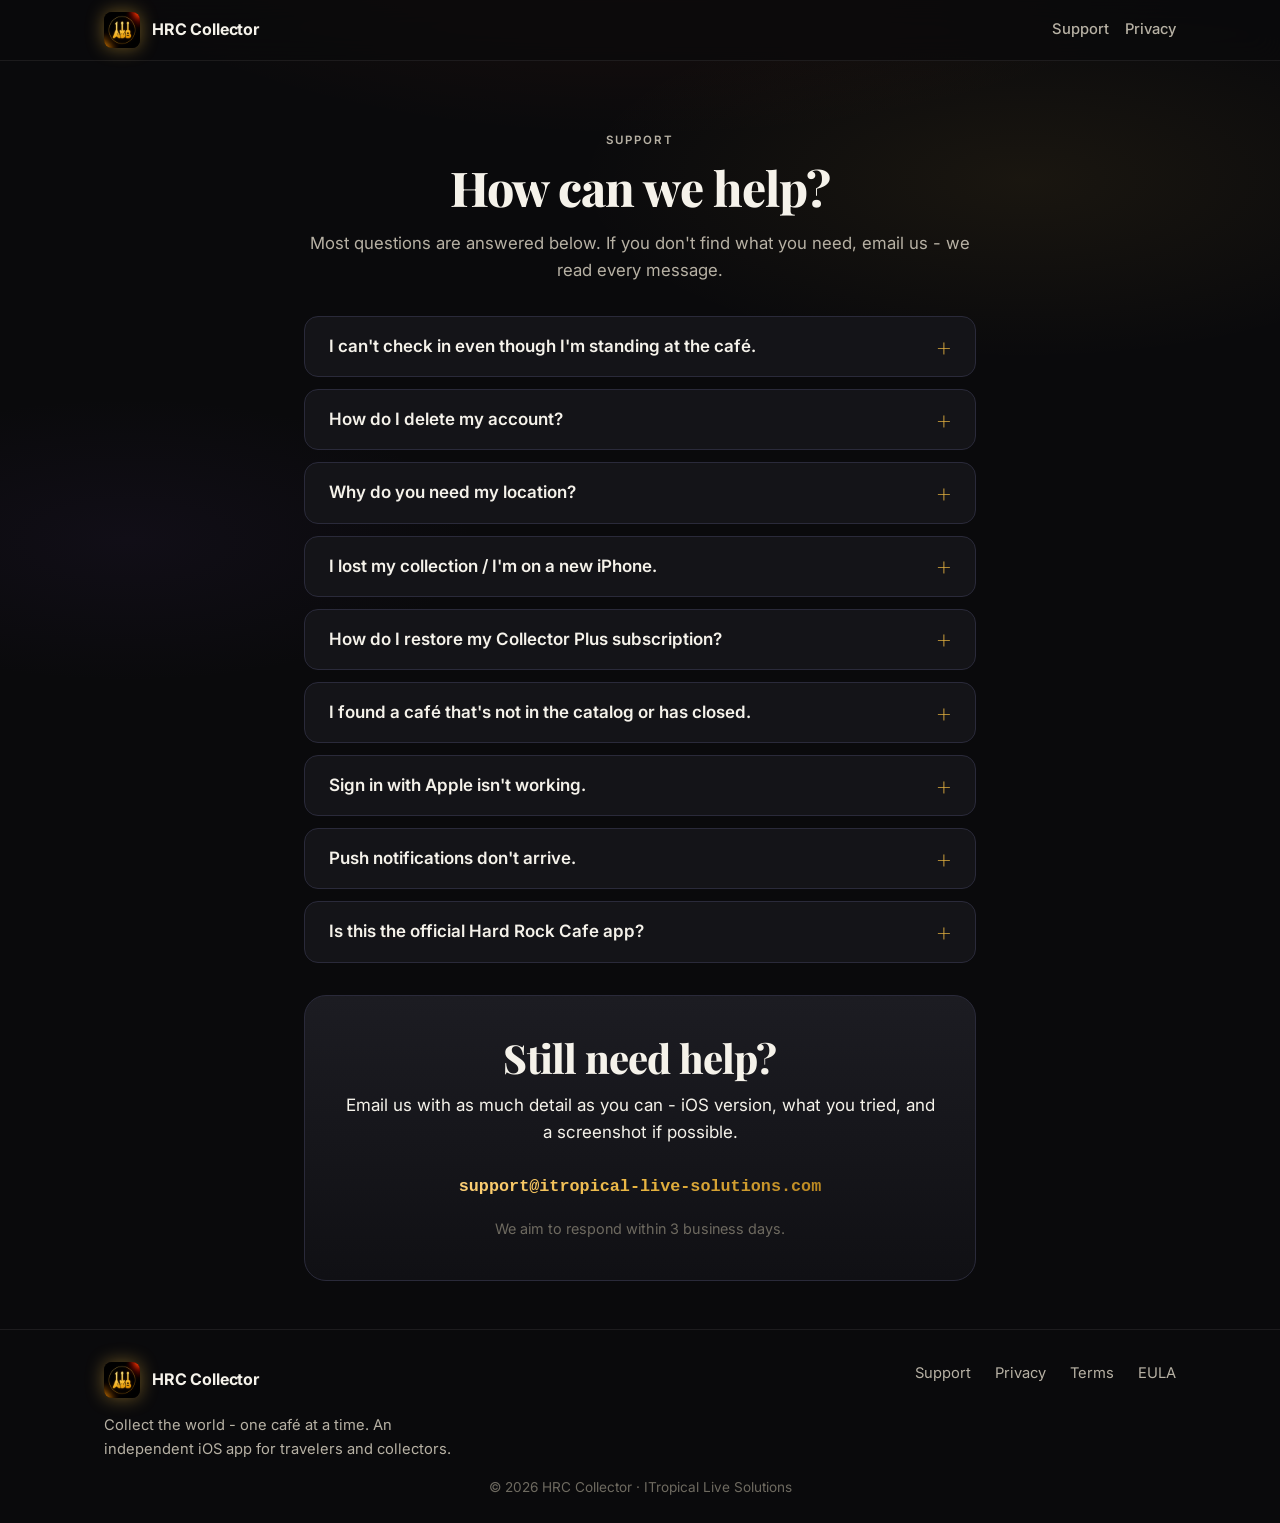
<file: support/index.html>
<!DOCTYPE html>
<html lang="en">
  <head>
    <meta charset="utf-8" />
    <meta name="viewport" content="width=device-width, initial-scale=1" />
    <meta name="theme-color" content="#0A0A0C" />
    <title>Support - HRC Collector</title>
    <meta
      name="description"
      content="Frequently asked questions, account help, and contact for HRC Collector - the unofficial iOS collector app for Hard Rock Cafés."
    />
    <link rel="canonical" href="https://hrc.itropical-live-solutions.com/support/" />
    <link rel="icon" href="/favicon.png" type="image/png" sizes="32x32" />
    <link rel="apple-touch-icon" href="/apple-touch-icon.png" sizes="180x180" />
    <link rel="preconnect" href="https://fonts.googleapis.com" />
    <link rel="preconnect" href="https://fonts.gstatic.com" crossorigin />
    <link
      rel="stylesheet"
      href="https://fonts.googleapis.com/css2?family=Inter:wght@400;500;600;700&family=Playfair+Display:ital,wght@0,600;0,800;1,600&display=swap"
    />
    <link rel="stylesheet" href="/styles.css" />
  </head>
  <body>
    <a class="skip-link" href="#main">Skip to content</a>

    <header class="topbar">
      <div class="topbar-inner">
        <a class="brand" href="/">
          <img class="brand-mark" src="/assets/icon-96.png" alt="" width="36" height="36" />
          <span class="brand-name">HRC Collector</span>
        </a>
        <nav class="topnav" aria-label="Primary">
          <a href="/support/" aria-current="page">Support</a>
          <a href="/legal/privacy/">Privacy</a>
        </nav>
      </div>
    </header>

    <main id="main">
      <section class="page-hero">
        <p class="eyebrow">Support</p>
        <h1>How can we help?</h1>
        <p class="lead">
          Most questions are answered below. If you don't find what you need, email us - we read every message.
        </p>
      </section>

      <section class="faq" aria-label="Frequently asked questions">
        <details>
          <summary>I can't check in even though I'm standing at the café.</summary>
          <div class="answer">
            <p>
              Check-in needs <strong>two GPS conditions</strong> to be true at the same time:
            </p>
            <ul>
              <li>Your distance to the café must be 25 meters or less.</li>
              <li>Your GPS accuracy must be better than 50 meters (the server hard-rejects anything worse than 200 m).</li>
            </ul>
            <p>
              Indoors - especially in basements, malls, or buildings with thick walls - your iPhone's GPS accuracy can
              drop to 100 m or more. Step outside for ten seconds, wait for the locator dot to tighten, then try again.
              If you're already outside and still blocked, toggle Airplane Mode on and off to force CoreLocation to
              re-acquire a fix.
            </p>
          </div>
        </details>

        <details>
          <summary>How do I delete my account?</summary>
          <div class="answer">
            <p>
              In the app: <strong>Profile → Settings → Delete Account</strong>. We delete your server-side check-ins,
              achievements, friendships, and profile immediately. There is no soft-delete and no recovery window - the
              data is gone as soon as the request completes.
            </p>
            <p>
              Your Sign in with Apple identifier is removed from our side; if you want to revoke the Apple Sign In
              relationship entirely, do it in <strong>iOS Settings → Apple ID → Sign in with Apple → HRC
              Collector → Stop Using Apple ID</strong>.
            </p>
          </div>
        </details>

        <details>
          <summary>Why do you need my location?</summary>
          <div class="answer">
            <p>
              Only to verify that you're physically at a café when you tap check-in. We never read your location in
              the background, never store a movement history, and never sell or share location data. The check-in
              record stores the coordinates you submitted at that one moment so we can prove the visit was on-site -
              nothing else.
            </p>
            <p>
              See the <a href="/legal/privacy/">Privacy Policy</a> for the full breakdown.
            </p>
          </div>
        </details>

        <details>
          <summary>I lost my collection / I'm on a new iPhone.</summary>
          <div class="answer">
            <p>
              Sign in with the same Apple ID you used originally and your full collection - check-ins, badges,
              achievements, friends, streaks - re-syncs from the server. Nothing is device-bound.
            </p>
            <p>
              If you signed in with a different Apple ID by mistake, sign out (<strong>Settings → Sign Out</strong>)
              and sign back in with the correct one. The two collections do not merge.
            </p>
          </div>
        </details>

        <details>
          <summary>How do I restore my Collector Plus subscription?</summary>
          <div class="answer">
            <p>
              <strong>Settings → Subscription → Restore Purchases</strong> in the app. This re-queries Apple for
              active subscriptions tied to your Apple ID. Subscriptions are managed by Apple - you can also cancel
              or change tier in <strong>iOS Settings → Apple ID → Subscriptions</strong>.
            </p>
            <p>For refund requests, use <a href="https://reportaproblem.apple.com" rel="noopener">reportaproblem.apple.com</a>. We don't process payments and cannot issue refunds directly.</p>
          </div>
        </details>

        <details>
          <summary>I found a café that's not in the catalog or has closed.</summary>
          <div class="answer">
            <p>
              Email the address (or coordinates) and what changed. We update the catalog from a hand-curated list and
              push deltas to the app on the next sync, so updates roll out without you needing to install a new build.
            </p>
            <p>
              Closed cafés stay collectible as <em>legacy</em> stamps for travelers who visited before they shut down.
            </p>
          </div>
        </details>

        <details>
          <summary>Sign in with Apple isn't working.</summary>
          <div class="answer">
            <p>Try in this order:</p>
            <ol>
              <li>Check that you're online - Sign in with Apple needs to reach Apple's servers and ours.</li>
              <li>Update iOS if you're more than one version behind; Apple has fixed several Sign In bugs in recent point releases.</li>
              <li>Toggle Airplane Mode on and off, then try again.</li>
              <li>If the button shows but nothing happens after tapping, force-quit the app and reopen.</li>
              <li>Still stuck? Email us with your iOS version and a screenshot.</li>
            </ol>
          </div>
        </details>

        <details>
          <summary>Push notifications don't arrive.</summary>
          <div class="answer">
            <p>
              First check <strong>iOS Settings → Notifications → HRC Collector → Allow Notifications</strong>.
              Then in the app: <strong>Settings → Notifications</strong> and confirm the categories you want are on
              (friend requests, first-visitor alerts, streak reminders).
            </p>
            <p>
              If notifications still don't arrive, sign out and back in - that re-registers your APNs token with the
              server.
            </p>
          </div>
        </details>

        <details>
          <summary>Is this the official Hard Rock Cafe app?</summary>
          <div class="answer">
            <p>
              No. HRC Collector is an <strong>independent fan project</strong>. It is not affiliated with,
              endorsed by, or sponsored by Hard Rock International. We use no official logos or trademarks - only an
              original design language inspired by the rock, travel, and lounge aesthetic.
            </p>
          </div>
        </details>
      </section>

      <section class="faq">
        <div class="contact-card">
          <h2>Still need help?</h2>
          <p>Email us with as much detail as you can - iOS version, what you tried, and a screenshot if possible.</p>
          <a class="email" href="mailto:support@itropical-live-solutions.com">support@itropical-live-solutions.com</a>
          <p style="margin-top: var(--space-md); color: var(--text-tertiary); font-size: 0.9rem">
            We aim to respond within 3 business days.
          </p>
        </div>
      </section>
    </main>

    <footer class="site-footer">
      <div class="footer-inner">
        <div class="footer-brand">
          <a class="brand" href="/">
            <img class="brand-mark" src="/assets/icon-96.png" alt="" width="36" height="36" />
            <span class="brand-name">HRC Collector</span>
          </a>
          <p>Collect the world - one café at a time. An independent iOS app for travelers and collectors.</p>
        </div>
        <nav class="footer-nav" aria-label="Footer">
          <a href="/support/">Support</a>
          <a href="/legal/privacy/">Privacy</a>
          <a href="/legal/terms/">Terms</a>
          <a href="/legal/eula/">EULA</a>
        </nav>
      </div>
      <p class="copy" style="text-align:center">© 2026 HRC Collector · ITropical Live Solutions</p>
    </footer>

    <script src="/config.js"></script>
  </body>
</html>
</file>
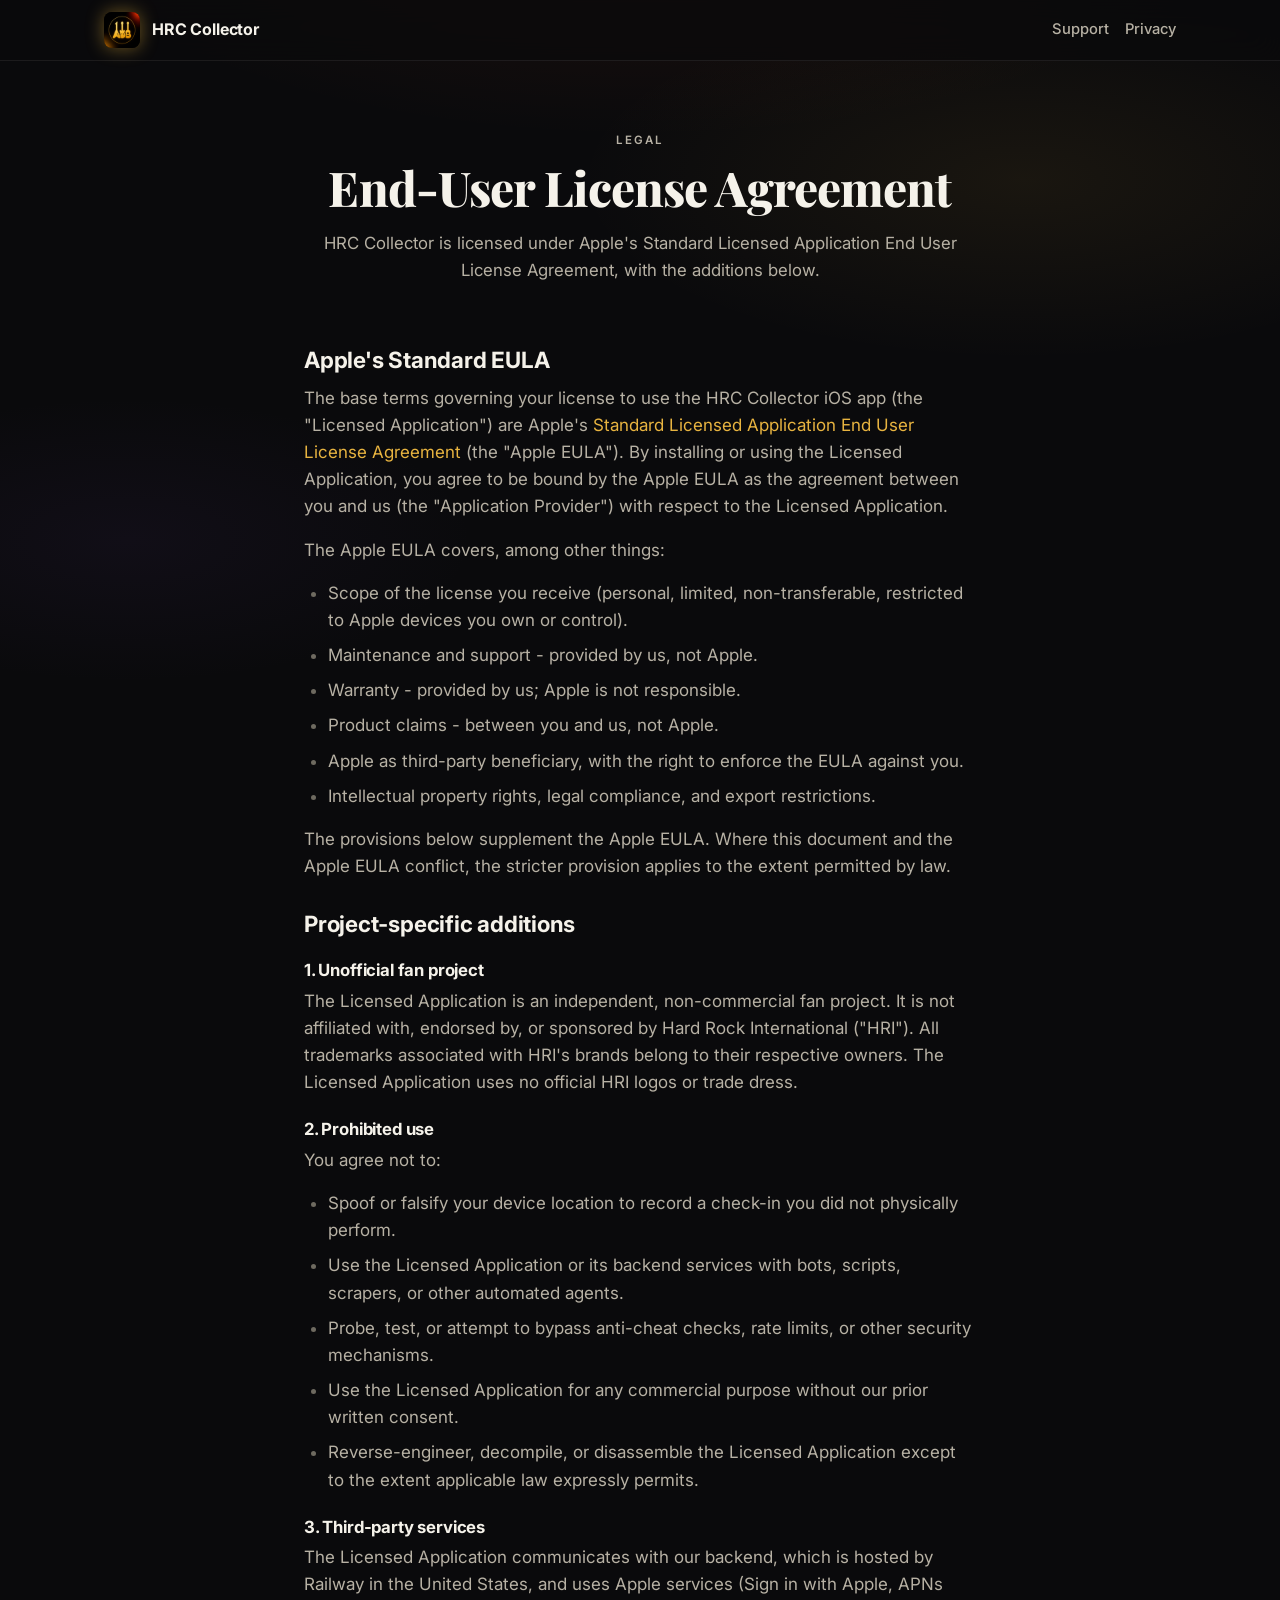
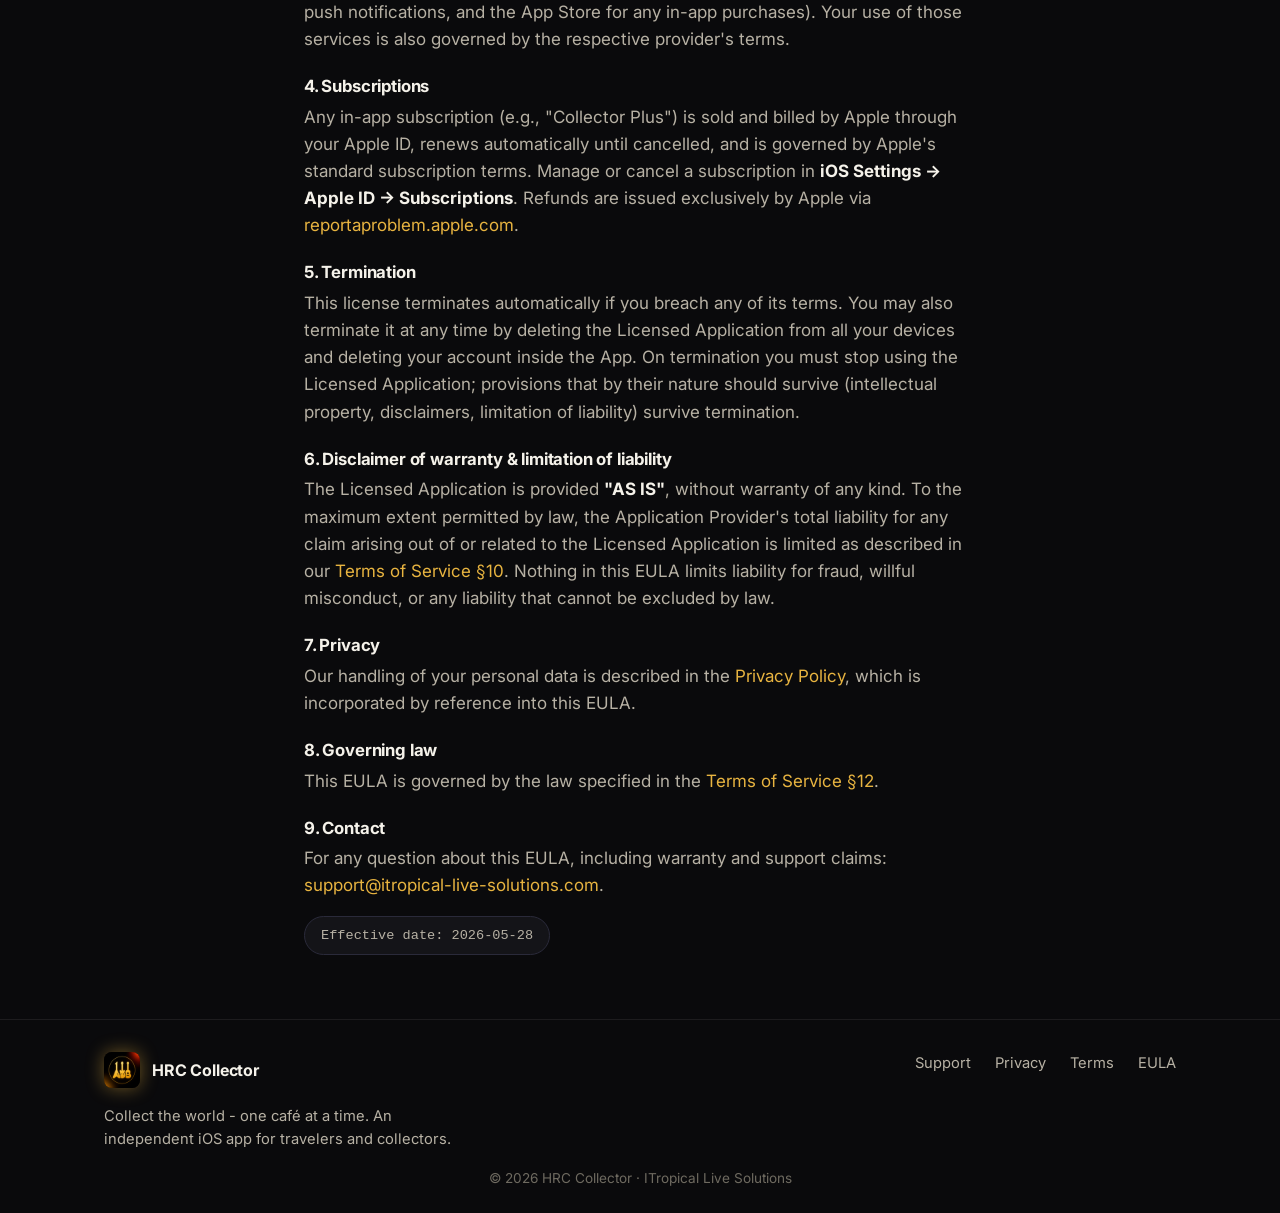
<file: legal/eula/index.html>
<!DOCTYPE html>
<html lang="en">
  <head>
    <meta charset="utf-8" />
    <meta name="viewport" content="width=device-width, initial-scale=1" />
    <meta name="theme-color" content="#0A0A0C" />
    <title>EULA - HRC Collector</title>
    <meta
      name="description"
      content="End-User License Agreement for the HRC Collector iOS app."
    />
    <meta name="robots" content="index,follow" />
    <link rel="canonical" href="https://hrc.itropical-live-solutions.com/legal/eula/" />
    <link rel="icon" href="/favicon.png" type="image/png" sizes="32x32" />
    <link rel="apple-touch-icon" href="/apple-touch-icon.png" sizes="180x180" />
    <link rel="preconnect" href="https://fonts.googleapis.com" />
    <link rel="preconnect" href="https://fonts.gstatic.com" crossorigin />
    <link
      rel="stylesheet"
      href="https://fonts.googleapis.com/css2?family=Inter:wght@400;500;600;700&family=Playfair+Display:ital,wght@0,600;0,800;1,600&display=swap"
    />
    <link rel="stylesheet" href="/styles.css" />
  </head>
  <body>
    <a class="skip-link" href="#main">Skip to content</a>

    <header class="topbar">
      <div class="topbar-inner">
        <a class="brand" href="/">
          <img class="brand-mark" src="/assets/icon-96.png" alt="" width="36" height="36" />
          <span class="brand-name">HRC Collector</span>
        </a>
        <nav class="topnav" aria-label="Primary">
          <a href="/support/">Support</a>
          <a href="/legal/privacy/">Privacy</a>
        </nav>
      </div>
    </header>

    <main id="main">
      <section class="page-hero">
        <p class="eyebrow">Legal</p>
        <h1>End-User License Agreement</h1>
        <p class="lead">
          HRC Collector is licensed under Apple's Standard Licensed Application End User License Agreement,
          with the additions below.
        </p>
      </section>

      <article class="prose">
        <h2 id="apple-eula">Apple's Standard EULA</h2>
        <p>
          The base terms governing your license to use the HRC Collector iOS app (the "Licensed Application")
          are Apple's
          <a href="https://www.apple.com/legal/internet-services/itunes/dev/stdeula/" rel="noopener">Standard Licensed Application End User License Agreement</a>
          (the "Apple EULA"). By installing or using the Licensed Application, you agree to be bound by the Apple EULA
          as the agreement between you and us (the "Application Provider") with respect to the Licensed Application.
        </p>
        <p>The Apple EULA covers, among other things:</p>
        <ul>
          <li>Scope of the license you receive (personal, limited, non-transferable, restricted to Apple devices you own or control).</li>
          <li>Maintenance and support - provided by us, not Apple.</li>
          <li>Warranty - provided by us; Apple is not responsible.</li>
          <li>Product claims - between you and us, not Apple.</li>
          <li>Apple as third-party beneficiary, with the right to enforce the EULA against you.</li>
          <li>Intellectual property rights, legal compliance, and export restrictions.</li>
        </ul>
        <p>
          The provisions below supplement the Apple EULA. Where this document and the Apple EULA conflict, the
          stricter provision applies to the extent permitted by law.
        </p>

        <h2 id="additions">Project-specific additions</h2>

        <h3>1. Unofficial fan project</h3>
        <p>
          The Licensed Application is an independent, non-commercial fan project. It is not affiliated with, endorsed
          by, or sponsored by Hard Rock International ("HRI"). All trademarks associated with HRI's brands belong to
          their respective owners. The Licensed Application uses no official HRI logos or trade dress.
        </p>

        <h3>2. Prohibited use</h3>
        <p>You agree not to:</p>
        <ul>
          <li>Spoof or falsify your device location to record a check-in you did not physically perform.</li>
          <li>Use the Licensed Application or its backend services with bots, scripts, scrapers, or other automated agents.</li>
          <li>Probe, test, or attempt to bypass anti-cheat checks, rate limits, or other security mechanisms.</li>
          <li>Use the Licensed Application for any commercial purpose without our prior written consent.</li>
          <li>Reverse-engineer, decompile, or disassemble the Licensed Application except to the extent applicable law expressly permits.</li>
        </ul>

        <h3>3. Third-party services</h3>
        <p>
          The Licensed Application communicates with our backend, which is hosted by Railway in the United States, and
          uses Apple services (Sign in with Apple, APNs push notifications, and the App Store for any in-app
          purchases). Your use of those services is also governed by the respective provider's terms.
        </p>

        <h3>4. Subscriptions</h3>
        <p>
          Any in-app subscription (e.g., "Collector Plus") is sold and billed by Apple through your Apple ID, renews
          automatically until cancelled, and is governed by Apple's standard subscription terms. Manage or cancel a
          subscription in <strong>iOS Settings → Apple ID → Subscriptions</strong>. Refunds are issued exclusively by
          Apple via
          <a href="https://reportaproblem.apple.com" rel="noopener">reportaproblem.apple.com</a>.
        </p>

        <h3>5. Termination</h3>
        <p>
          This license terminates automatically if you breach any of its terms. You may also terminate it at any time
          by deleting the Licensed Application from all your devices and deleting your account inside the App. On
          termination you must stop using the Licensed Application; provisions that by their nature should survive
          (intellectual property, disclaimers, limitation of liability) survive termination.
        </p>

        <h3>6. Disclaimer of warranty &amp; limitation of liability</h3>
        <p>
          The Licensed Application is provided <strong>"AS IS"</strong>, without warranty of any kind. To the maximum
          extent permitted by law, the Application Provider's total liability for any claim arising out of or related
          to the Licensed Application is limited as described in our
          <a href="/legal/terms/#liability">Terms of Service §10</a>. Nothing in this EULA limits liability for fraud,
          willful misconduct, or any liability that cannot be excluded by law.
        </p>

        <h3>7. Privacy</h3>
        <p>
          Our handling of your personal data is described in the <a href="/legal/privacy/">Privacy Policy</a>, which is
          incorporated by reference into this EULA.
        </p>

        <h3>8. Governing law</h3>
        <p>
          This EULA is governed by the law specified in the <a href="/legal/terms/#law">Terms of Service §12</a>.
        </p>

        <h3>9. Contact</h3>
        <p>
          For any question about this EULA, including warranty and support claims:
          <a href="mailto:support@itropical-live-solutions.com">support@itropical-live-solutions.com</a>.
        </p>

        <p class="effective-date">Effective date: 2026-05-28</p>
      </article>
    </main>

    <footer class="site-footer">
      <div class="footer-inner">
        <div class="footer-brand">
          <a class="brand" href="/">
            <img class="brand-mark" src="/assets/icon-96.png" alt="" width="36" height="36" />
            <span class="brand-name">HRC Collector</span>
          </a>
          <p>Collect the world - one café at a time. An independent iOS app for travelers and collectors.</p>
        </div>
        <nav class="footer-nav" aria-label="Footer">
          <a href="/support/">Support</a>
          <a href="/legal/privacy/">Privacy</a>
          <a href="/legal/terms/">Terms</a>
          <a href="/legal/eula/">EULA</a>
        </nav>
      </div>
      <p class="copy" style="text-align:center">© 2026 HRC Collector · ITropical Live Solutions</p>
    </footer>

    <script src="/config.js"></script>
  </body>
</html>
</file>
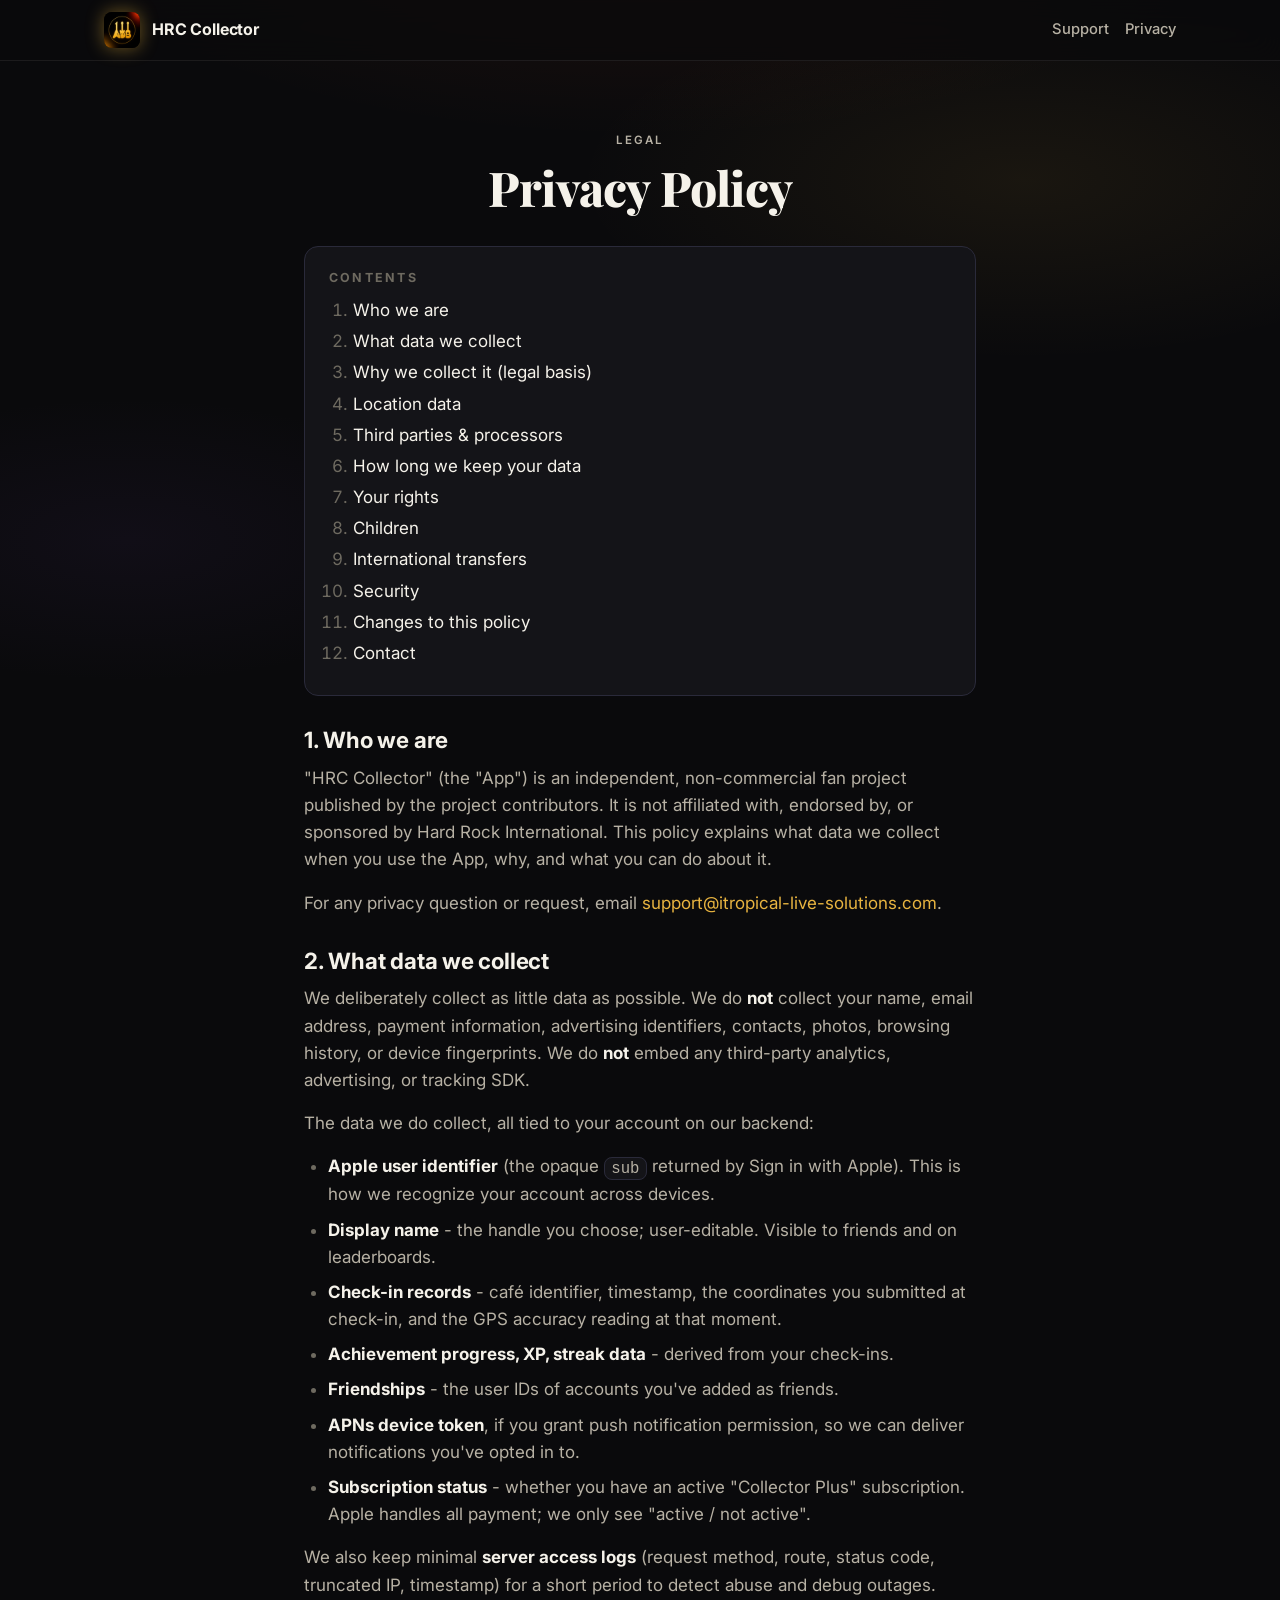
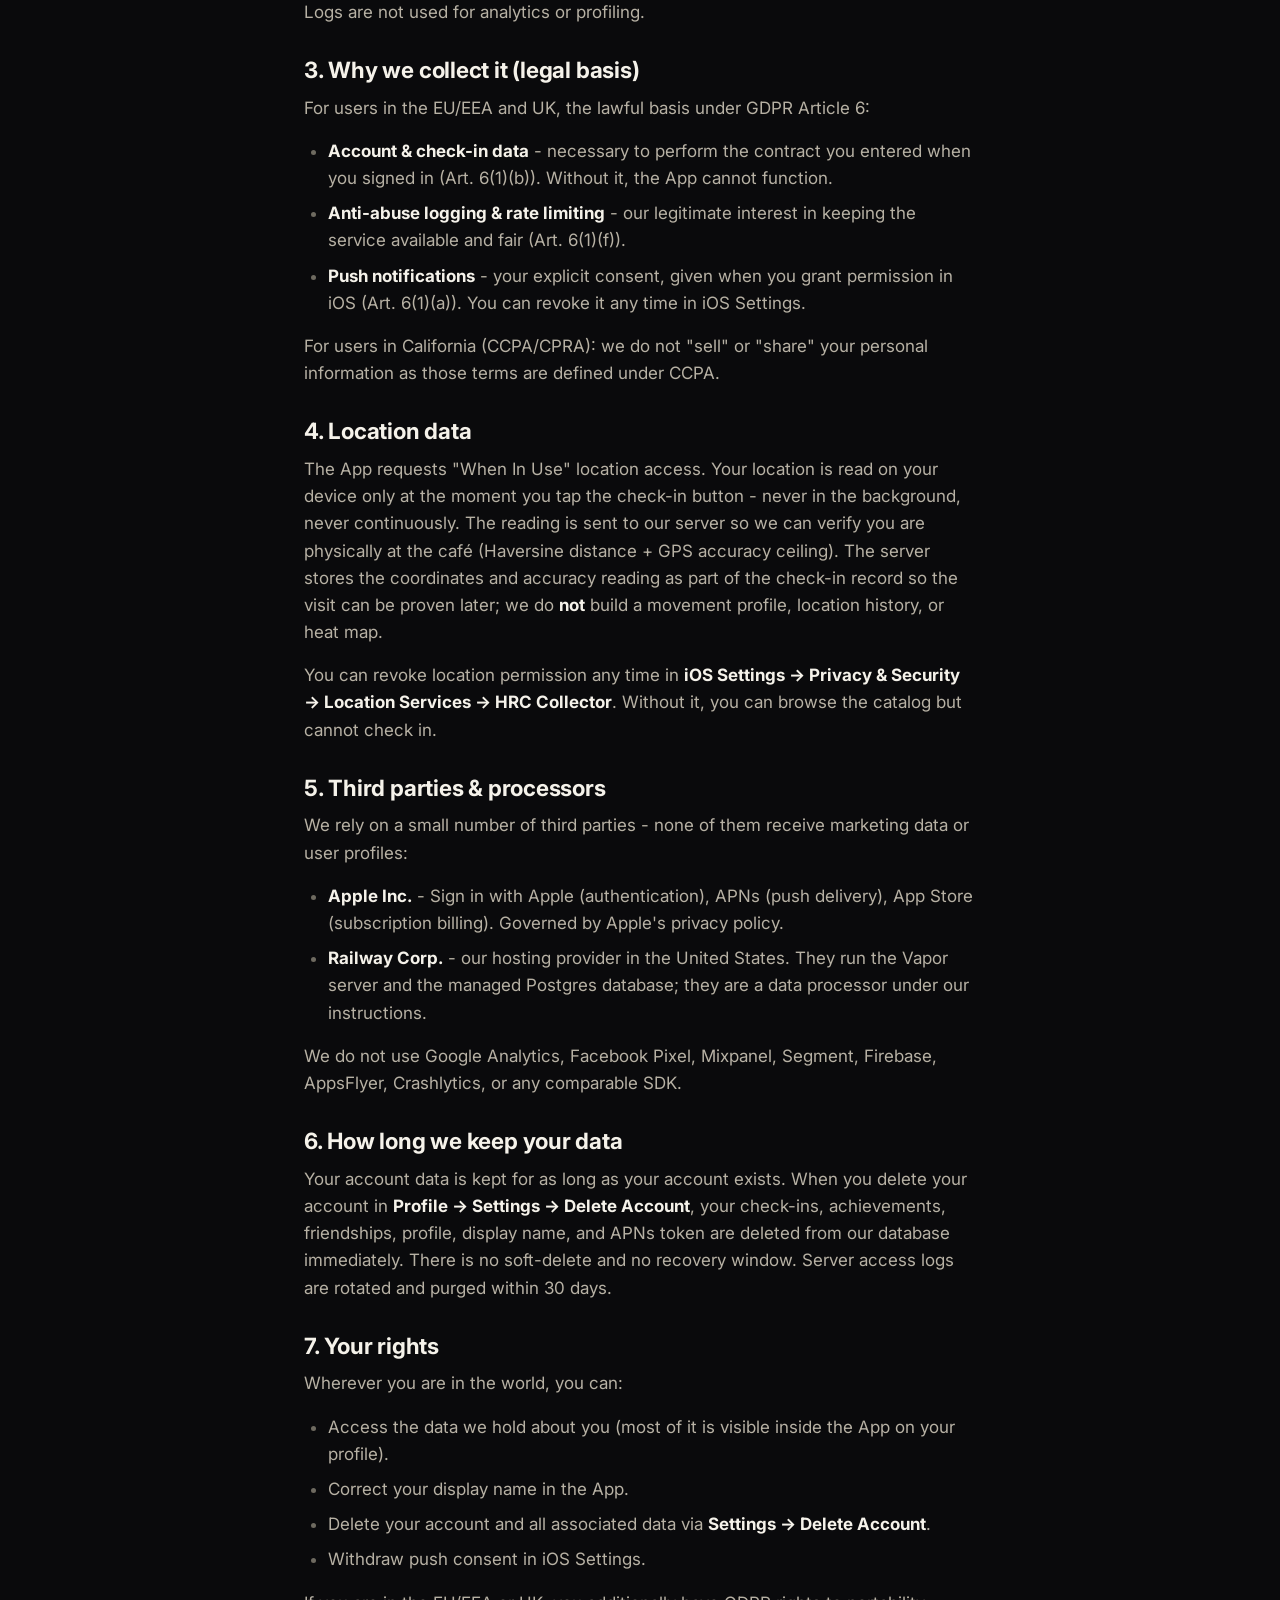
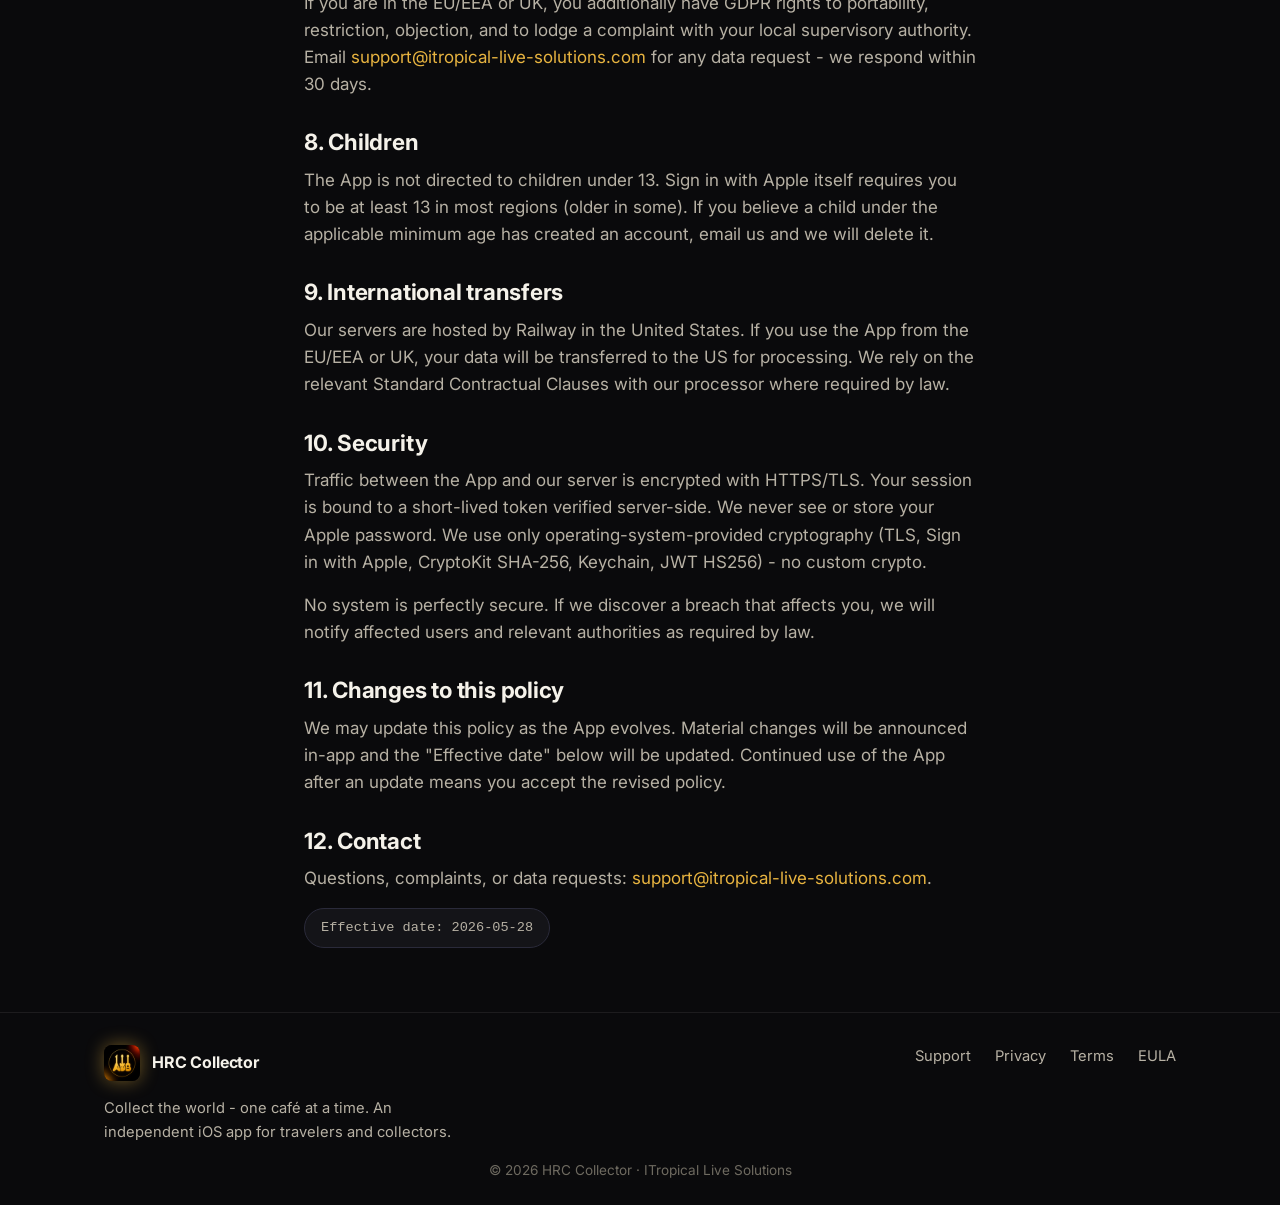
<file: legal/privacy/index.html>
<!DOCTYPE html>
<html lang="en">
  <head>
    <meta charset="utf-8" />
    <meta name="viewport" content="width=device-width, initial-scale=1" />
    <meta name="theme-color" content="#0A0A0C" />
    <title>Privacy Policy - HRC Collector</title>
    <meta
      name="description"
      content="How HRC Collector collects, uses, and protects your personal data. GDPR- and CCPA-aware privacy policy."
    />
    <meta name="robots" content="index,follow" />
    <link rel="canonical" href="https://hrc.itropical-live-solutions.com/legal/privacy/" />
    <link rel="icon" href="/favicon.png" type="image/png" sizes="32x32" />
    <link rel="apple-touch-icon" href="/apple-touch-icon.png" sizes="180x180" />
    <link rel="preconnect" href="https://fonts.googleapis.com" />
    <link rel="preconnect" href="https://fonts.gstatic.com" crossorigin />
    <link
      rel="stylesheet"
      href="https://fonts.googleapis.com/css2?family=Inter:wght@400;500;600;700&family=Playfair+Display:ital,wght@0,600;0,800;1,600&display=swap"
    />
    <link rel="stylesheet" href="/styles.css" />
  </head>
  <body>
    <a class="skip-link" href="#main">Skip to content</a>

    <header class="topbar">
      <div class="topbar-inner">
        <a class="brand" href="/">
          <img class="brand-mark" src="/assets/icon-96.png" alt="" width="36" height="36" />
          <span class="brand-name">HRC Collector</span>
        </a>
        <nav class="topnav" aria-label="Primary">
          <a href="/support/">Support</a>
          <a href="/legal/privacy/" aria-current="page">Privacy</a>
        </nav>
      </div>
    </header>

    <main id="main">
      <section class="page-hero">
        <p class="eyebrow">Legal</p>
        <h1>Privacy Policy</h1>
      </section>

      <article class="prose">
        <nav class="toc" aria-label="Table of contents">
          <h2>Contents</h2>
          <ol>
            <li><a href="#who">Who we are</a></li>
            <li><a href="#data">What data we collect</a></li>
            <li><a href="#why">Why we collect it (legal basis)</a></li>
            <li><a href="#location">Location data</a></li>
            <li><a href="#third-parties">Third parties &amp; processors</a></li>
            <li><a href="#retention">How long we keep your data</a></li>
            <li><a href="#rights">Your rights</a></li>
            <li><a href="#children">Children</a></li>
            <li><a href="#transfers">International transfers</a></li>
            <li><a href="#security">Security</a></li>
            <li><a href="#changes">Changes to this policy</a></li>
            <li><a href="#contact">Contact</a></li>
          </ol>
        </nav>

        <h2 id="who">1. Who we are</h2>
        <p>
          "HRC Collector" (the "App") is an independent, non-commercial fan project published by the project
          contributors. It is not affiliated with, endorsed by, or sponsored by Hard Rock International. This policy
          explains what data we collect when you use the App, why, and what you can do about it.
        </p>
        <p>
          For any privacy question or request, email <a href="mailto:support@itropical-live-solutions.com">support@itropical-live-solutions.com</a>.
        </p>

        <h2 id="data">2. What data we collect</h2>
        <p>We deliberately collect as little data as possible. We do <strong>not</strong> collect your name, email
        address, payment information, advertising identifiers, contacts, photos, browsing history, or device
        fingerprints. We do <strong>not</strong> embed any third-party analytics, advertising, or tracking SDK.</p>
        <p>The data we do collect, all tied to your account on our backend:</p>
        <ul>
          <li><strong>Apple user identifier</strong> (the opaque <code>sub</code> returned by Sign in with Apple). This is how we recognize your account across devices.</li>
          <li><strong>Display name</strong> - the handle you choose; user-editable. Visible to friends and on leaderboards.</li>
          <li><strong>Check-in records</strong> - café identifier, timestamp, the coordinates you submitted at check-in, and the GPS accuracy reading at that moment.</li>
          <li><strong>Achievement progress, XP, streak data</strong> - derived from your check-ins.</li>
          <li><strong>Friendships</strong> - the user IDs of accounts you've added as friends.</li>
          <li><strong>APNs device token</strong>, if you grant push notification permission, so we can deliver notifications you've opted in to.</li>
          <li><strong>Subscription status</strong> - whether you have an active "Collector Plus" subscription. Apple handles all payment; we only see "active / not active".</li>
        </ul>
        <p>
          We also keep minimal <strong>server access logs</strong> (request method, route, status code, truncated IP, timestamp)
          for a short period to detect abuse and debug outages. Logs are not used for analytics or profiling.
        </p>

        <h2 id="why">3. Why we collect it (legal basis)</h2>
        <p>For users in the EU/EEA and UK, the lawful basis under GDPR Article 6:</p>
        <ul>
          <li><strong>Account &amp; check-in data</strong> - necessary to perform the contract you entered when you signed in (Art. 6(1)(b)). Without it, the App cannot function.</li>
          <li><strong>Anti-abuse logging &amp; rate limiting</strong> - our legitimate interest in keeping the service available and fair (Art. 6(1)(f)).</li>
          <li><strong>Push notifications</strong> - your explicit consent, given when you grant permission in iOS (Art. 6(1)(a)). You can revoke it any time in iOS Settings.</li>
        </ul>
        <p>For users in California (CCPA/CPRA): we do not "sell" or "share" your personal information as those terms are defined under CCPA.</p>

        <h2 id="location">4. Location data</h2>
        <p>
          The App requests "When In Use" location access. Your location is read on your device only at the
          moment you tap the check-in button - never in the background, never continuously. The reading is sent to our
          server so we can verify you are physically at the café (Haversine distance + GPS accuracy ceiling). The
          server stores the coordinates and accuracy reading as part of the check-in record so the visit can be proven
          later; we do <strong>not</strong> build a movement profile, location history, or heat map.
        </p>
        <p>
          You can revoke location permission any time in <strong>iOS Settings → Privacy &amp; Security → Location
          Services → HRC Collector</strong>. Without it, you can browse the catalog but cannot check in.
        </p>

        <h2 id="third-parties">5. Third parties &amp; processors</h2>
        <p>We rely on a small number of third parties - none of them receive marketing data or user profiles:</p>
        <ul>
          <li><strong>Apple Inc.</strong> - Sign in with Apple (authentication), APNs (push delivery), App Store (subscription billing). Governed by Apple's privacy policy.</li>
          <li><strong>Railway Corp.</strong> - our hosting provider in the United States. They run the Vapor server and the managed Postgres database; they are a data processor under our instructions.</li>
        </ul>
        <p>We do not use Google Analytics, Facebook Pixel, Mixpanel, Segment, Firebase, AppsFlyer, Crashlytics, or any comparable SDK.</p>

        <h2 id="retention">6. How long we keep your data</h2>
        <p>
          Your account data is kept for as long as your account exists. When you delete your account in
          <strong>Profile → Settings → Delete Account</strong>, your check-ins, achievements, friendships, profile,
          display name, and APNs token are deleted from our database immediately. There is no soft-delete and no
          recovery window. Server access logs are rotated and purged within 30 days.
        </p>

        <h2 id="rights">7. Your rights</h2>
        <p>Wherever you are in the world, you can:</p>
        <ul>
          <li>Access the data we hold about you (most of it is visible inside the App on your profile).</li>
          <li>Correct your display name in the App.</li>
          <li>Delete your account and all associated data via <strong>Settings → Delete Account</strong>.</li>
          <li>Withdraw push consent in iOS Settings.</li>
        </ul>
        <p>If you are in the EU/EEA or UK, you additionally have GDPR rights to portability, restriction, objection, and to lodge a complaint with your local supervisory authority. Email <a href="mailto:support@itropical-live-solutions.com">support@itropical-live-solutions.com</a> for any data request - we respond within 30 days.</p>

        <h2 id="children">8. Children</h2>
        <p>
          The App is not directed to children under 13. Sign in with Apple itself requires you to be at least 13 in
          most regions (older in some). If you believe a child under the applicable minimum age has created an account,
          email us and we will delete it.
        </p>

        <h2 id="transfers">9. International transfers</h2>
        <p>
          Our servers are hosted by Railway in the United States. If you use the App from the EU/EEA or UK, your data
          will be transferred to the US for processing. We rely on the relevant Standard Contractual Clauses with our
          processor where required by law.
        </p>

        <h2 id="security">10. Security</h2>
        <p>
          Traffic between the App and our server is encrypted with HTTPS/TLS. Your session is bound to a short-lived
          token verified server-side. We never see or store your Apple password. We use only operating-system-provided
          cryptography (TLS, Sign in with Apple, CryptoKit SHA-256, Keychain, JWT HS256) - no custom crypto.
        </p>
        <p>
          No system is perfectly secure. If we discover a breach that affects you, we will notify affected users and
          relevant authorities as required by law.
        </p>

        <h2 id="changes">11. Changes to this policy</h2>
        <p>
          We may update this policy as the App evolves. Material changes will be announced in-app and the "Effective
          date" below will be updated. Continued use of the App after an update means you accept the revised policy.
        </p>

        <h2 id="contact">12. Contact</h2>
        <p>
          Questions, complaints, or data requests:
          <a href="mailto:support@itropical-live-solutions.com">support@itropical-live-solutions.com</a>.
        </p>

        <p class="effective-date">Effective date: 2026-05-28</p>
      </article>
    </main>

    <footer class="site-footer">
      <div class="footer-inner">
        <div class="footer-brand">
          <a class="brand" href="/">
            <img class="brand-mark" src="/assets/icon-96.png" alt="" width="36" height="36" />
            <span class="brand-name">HRC Collector</span>
          </a>
          <p>Collect the world - one café at a time. An independent iOS app for travelers and collectors.</p>
        </div>
        <nav class="footer-nav" aria-label="Footer">
          <a href="/support/">Support</a>
          <a href="/legal/privacy/">Privacy</a>
          <a href="/legal/terms/">Terms</a>
          <a href="/legal/eula/">EULA</a>
        </nav>
      </div>
      <p class="copy" style="text-align:center">© 2026 HRC Collector · ITropical Live Solutions</p>
    </footer>

    <script src="/config.js"></script>
  </body>
</html>
</file>
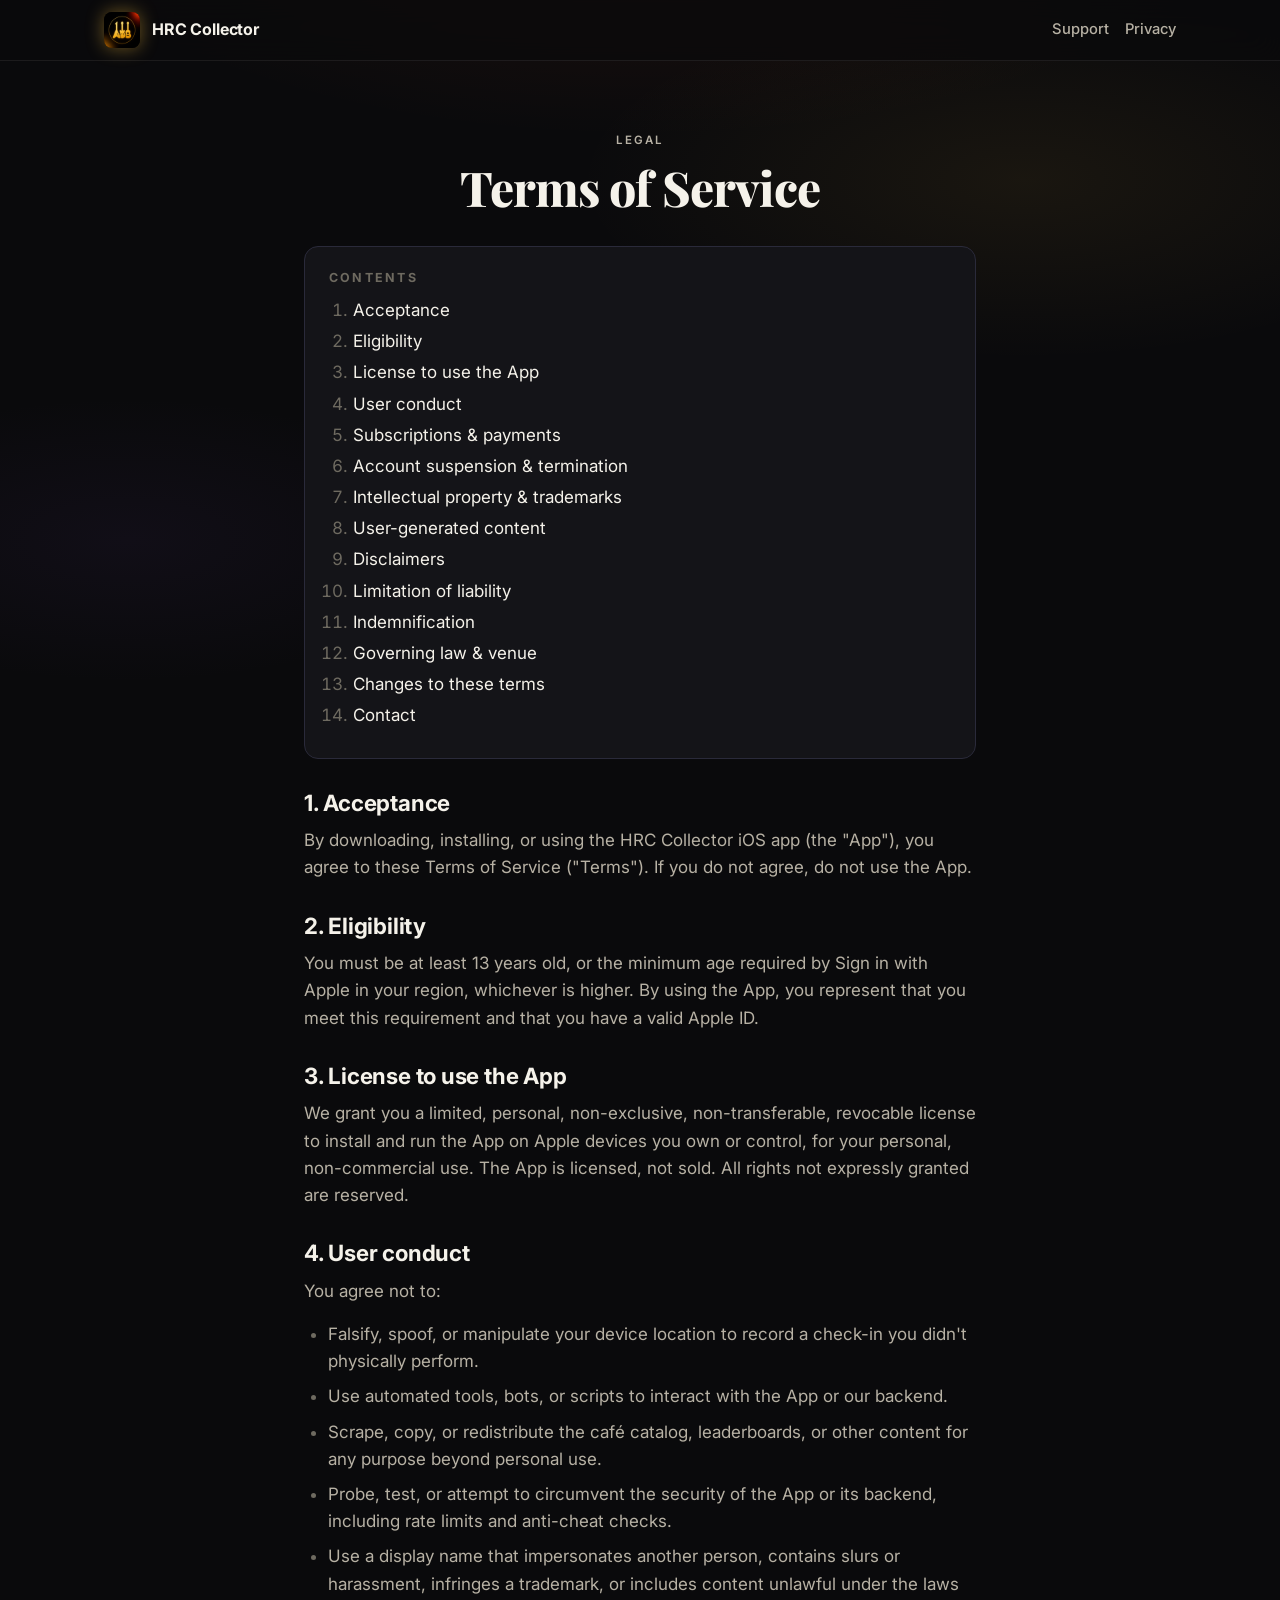
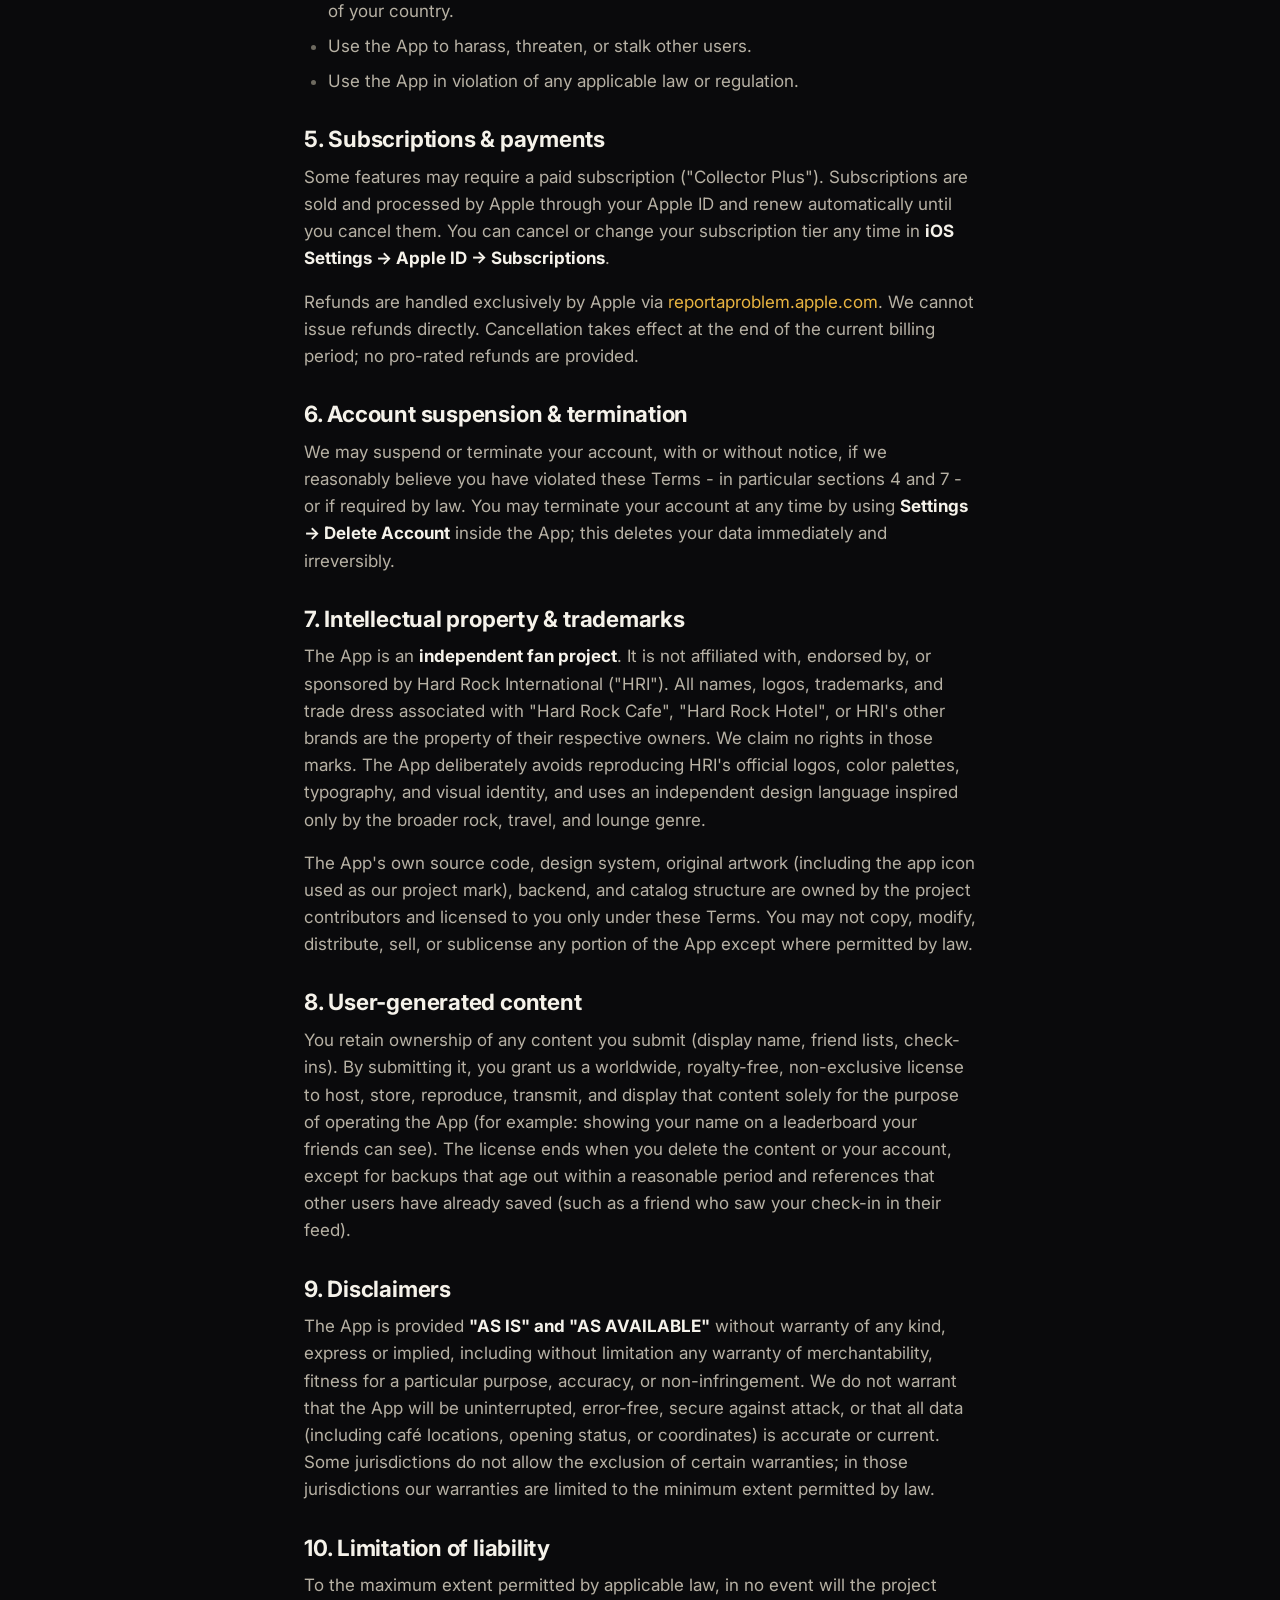
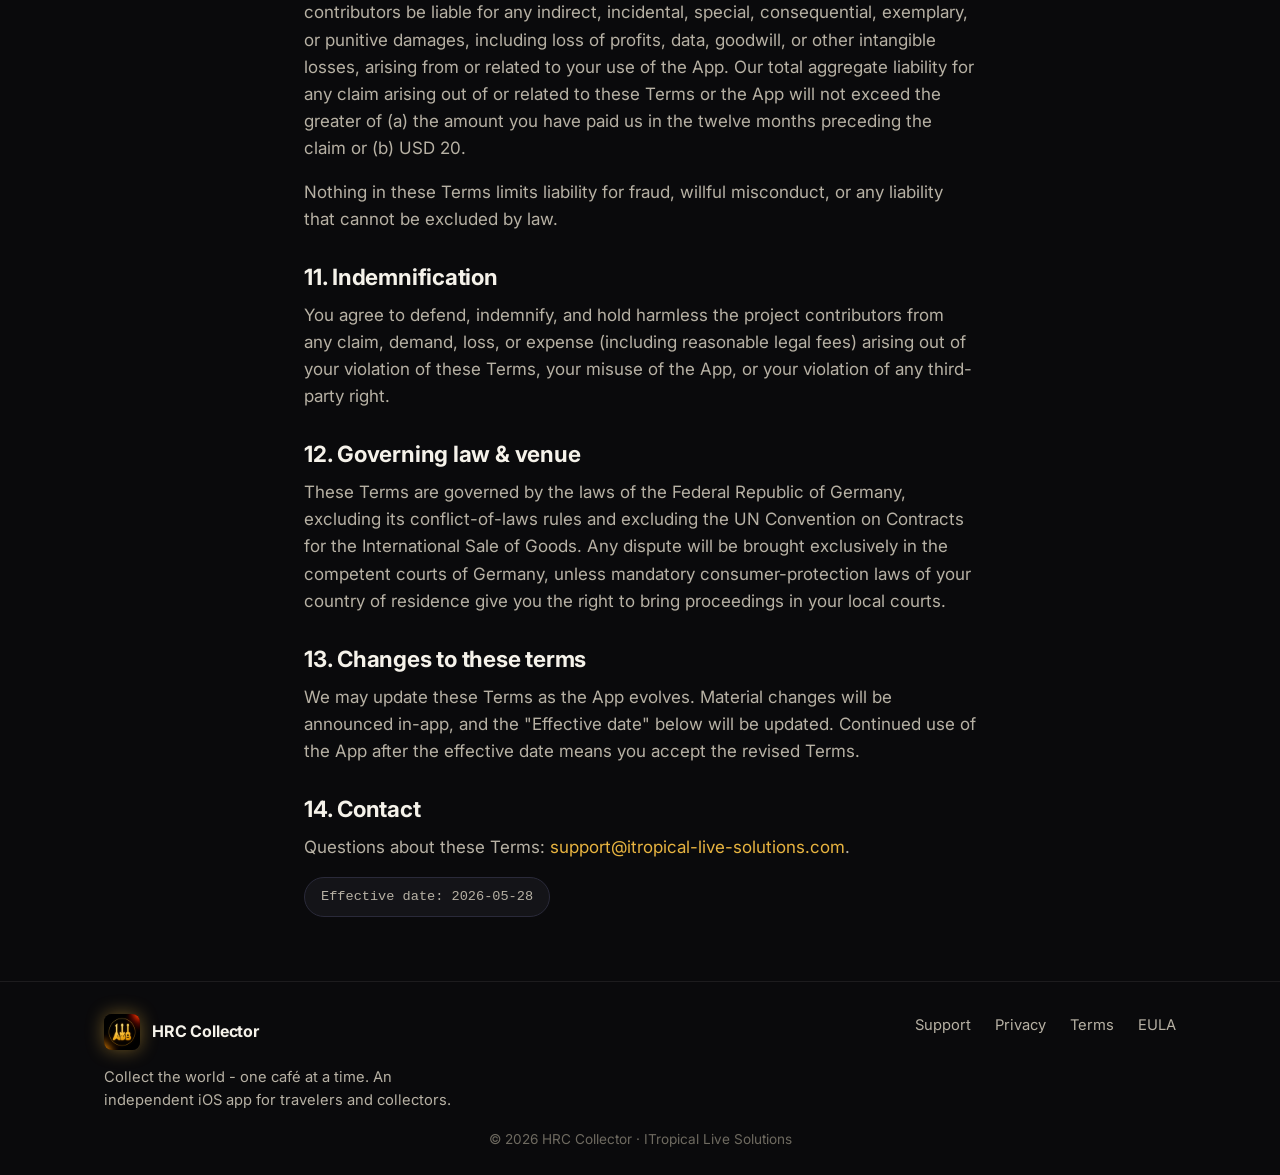
<file: legal/terms/index.html>
<!DOCTYPE html>
<html lang="en">
  <head>
    <meta charset="utf-8" />
    <meta name="viewport" content="width=device-width, initial-scale=1" />
    <meta name="theme-color" content="#0A0A0C" />
    <title>Terms of Service - HRC Collector</title>
    <meta
      name="description"
      content="Terms of service governing your use of the HRC Collector iOS app."
    />
    <meta name="robots" content="index,follow" />
    <link rel="canonical" href="https://hrc.itropical-live-solutions.com/legal/terms/" />
    <link rel="icon" href="/favicon.png" type="image/png" sizes="32x32" />
    <link rel="apple-touch-icon" href="/apple-touch-icon.png" sizes="180x180" />
    <link rel="preconnect" href="https://fonts.googleapis.com" />
    <link rel="preconnect" href="https://fonts.gstatic.com" crossorigin />
    <link
      rel="stylesheet"
      href="https://fonts.googleapis.com/css2?family=Inter:wght@400;500;600;700&family=Playfair+Display:ital,wght@0,600;0,800;1,600&display=swap"
    />
    <link rel="stylesheet" href="/styles.css" />
  </head>
  <body>
    <a class="skip-link" href="#main">Skip to content</a>

    <header class="topbar">
      <div class="topbar-inner">
        <a class="brand" href="/">
          <img class="brand-mark" src="/assets/icon-96.png" alt="" width="36" height="36" />
          <span class="brand-name">HRC Collector</span>
        </a>
        <nav class="topnav" aria-label="Primary">
          <a href="/support/">Support</a>
          <a href="/legal/privacy/">Privacy</a>
        </nav>
      </div>
    </header>

    <main id="main">
      <section class="page-hero">
        <p class="eyebrow">Legal</p>
        <h1>Terms of Service</h1>
      </section>

      <article class="prose">
        <nav class="toc" aria-label="Table of contents">
          <h2>Contents</h2>
          <ol>
            <li><a href="#acceptance">Acceptance</a></li>
            <li><a href="#eligibility">Eligibility</a></li>
            <li><a href="#license">License to use the App</a></li>
            <li><a href="#conduct">User conduct</a></li>
            <li><a href="#subscriptions">Subscriptions &amp; payments</a></li>
            <li><a href="#account">Account suspension &amp; termination</a></li>
            <li><a href="#ip">Intellectual property &amp; trademarks</a></li>
            <li><a href="#ugc">User-generated content</a></li>
            <li><a href="#disclaimer">Disclaimers</a></li>
            <li><a href="#liability">Limitation of liability</a></li>
            <li><a href="#indemnify">Indemnification</a></li>
            <li><a href="#law">Governing law &amp; venue</a></li>
            <li><a href="#changes">Changes to these terms</a></li>
            <li><a href="#contact">Contact</a></li>
          </ol>
        </nav>

        <h2 id="acceptance">1. Acceptance</h2>
        <p>
          By downloading, installing, or using the HRC Collector iOS app (the "App"), you agree to these Terms
          of Service ("Terms"). If you do not agree, do not use the App.
        </p>

        <h2 id="eligibility">2. Eligibility</h2>
        <p>
          You must be at least 13 years old, or the minimum age required by Sign in with Apple in your region,
          whichever is higher. By using the App, you represent that you meet this requirement and that you have a valid
          Apple ID.
        </p>

        <h2 id="license">3. License to use the App</h2>
        <p>
          We grant you a limited, personal, non-exclusive, non-transferable, revocable license to install and run the
          App on Apple devices you own or control, for your personal, non-commercial use. The App is licensed, not
          sold. All rights not expressly granted are reserved.
        </p>

        <h2 id="conduct">4. User conduct</h2>
        <p>You agree not to:</p>
        <ul>
          <li>Falsify, spoof, or manipulate your device location to record a check-in you didn't physically perform.</li>
          <li>Use automated tools, bots, or scripts to interact with the App or our backend.</li>
          <li>Scrape, copy, or redistribute the café catalog, leaderboards, or other content for any purpose beyond personal use.</li>
          <li>Probe, test, or attempt to circumvent the security of the App or its backend, including rate limits and anti-cheat checks.</li>
          <li>Use a display name that impersonates another person, contains slurs or harassment, infringes a trademark, or includes content unlawful under the laws of your country.</li>
          <li>Use the App to harass, threaten, or stalk other users.</li>
          <li>Use the App in violation of any applicable law or regulation.</li>
        </ul>

        <h2 id="subscriptions">5. Subscriptions &amp; payments</h2>
        <p>
          Some features may require a paid subscription ("Collector Plus"). Subscriptions are sold and processed by
          Apple through your Apple ID and renew automatically until you cancel them. You can cancel or change your
          subscription tier any time in <strong>iOS Settings → Apple ID → Subscriptions</strong>.
        </p>
        <p>
          Refunds are handled exclusively by Apple via
          <a href="https://reportaproblem.apple.com" rel="noopener">reportaproblem.apple.com</a>. We cannot issue
          refunds directly. Cancellation takes effect at the end of the current billing period; no pro-rated refunds
          are provided.
        </p>

        <h2 id="account">6. Account suspension &amp; termination</h2>
        <p>
          We may suspend or terminate your account, with or without notice, if we reasonably believe you have violated
          these Terms - in particular sections 4 and 7 - or if required by law. You may terminate your account at any
          time by using <strong>Settings → Delete Account</strong> inside the App; this deletes your data immediately
          and irreversibly.
        </p>

        <h2 id="ip">7. Intellectual property &amp; trademarks</h2>
        <p>
          The App is an <strong>independent fan project</strong>. It is not affiliated with, endorsed by, or sponsored
          by Hard Rock International ("HRI"). All names, logos, trademarks, and trade dress associated with
          "Hard Rock Cafe", "Hard Rock Hotel", or HRI's other brands are the property of their respective owners. We
          claim no rights in those marks. The App deliberately avoids reproducing HRI's official logos, color palettes,
          typography, and visual identity, and uses an independent design language inspired only by the broader rock,
          travel, and lounge genre.
        </p>
        <p>
          The App's own source code, design system, original artwork (including the app icon used as our project mark),
          backend, and catalog structure are owned by the project contributors and licensed to you only under these
          Terms. You may not copy, modify, distribute, sell, or sublicense any portion of the App except where
          permitted by law.
        </p>

        <h2 id="ugc">8. User-generated content</h2>
        <p>
          You retain ownership of any content you submit (display name, friend lists, check-ins). By submitting it,
          you grant us a worldwide, royalty-free, non-exclusive license to host, store, reproduce, transmit, and
          display that content solely for the purpose of operating the App (for example: showing your name on a
          leaderboard your friends can see). The license ends when you delete the content or your account, except for
          backups that age out within a reasonable period and references that other users have already saved
          (such as a friend who saw your check-in in their feed).
        </p>

        <h2 id="disclaimer">9. Disclaimers</h2>
        <p>
          The App is provided <strong>"AS IS" and "AS AVAILABLE"</strong> without warranty of any kind, express or
          implied, including without limitation any warranty of merchantability, fitness for a particular purpose,
          accuracy, or non-infringement. We do not warrant that the App will be uninterrupted, error-free, secure
          against attack, or that all data (including café locations, opening status, or coordinates) is accurate or
          current. Some jurisdictions do not allow the exclusion of certain warranties; in those jurisdictions our
          warranties are limited to the minimum extent permitted by law.
        </p>

        <h2 id="liability">10. Limitation of liability</h2>
        <p>
          To the maximum extent permitted by applicable law, in no event will the project contributors be liable for
          any indirect, incidental, special, consequential, exemplary, or punitive damages, including loss of profits,
          data, goodwill, or other intangible losses, arising from or related to your use of the App. Our total
          aggregate liability for any claim arising out of or related to these Terms or the App will not exceed the
          greater of (a) the amount you have paid us in the twelve months preceding the claim or (b) USD 20.
        </p>
        <p>Nothing in these Terms limits liability for fraud, willful misconduct, or any liability that cannot be excluded by law.</p>

        <h2 id="indemnify">11. Indemnification</h2>
        <p>
          You agree to defend, indemnify, and hold harmless the project contributors from any claim, demand, loss, or
          expense (including reasonable legal fees) arising out of your violation of these Terms, your misuse of the
          App, or your violation of any third-party right.
        </p>

        <h2 id="law">12. Governing law &amp; venue</h2>
        <p>
          These Terms are governed by the laws of the Federal Republic of Germany, excluding its conflict-of-laws
          rules and excluding the UN Convention on Contracts for the International Sale of Goods. Any dispute will be
          brought exclusively in the competent courts of Germany, unless mandatory consumer-protection laws of your
          country of residence give you the right to bring proceedings in your local courts.
        </p>

        <h2 id="changes">13. Changes to these terms</h2>
        <p>
          We may update these Terms as the App evolves. Material changes will be announced in-app, and the "Effective
          date" below will be updated. Continued use of the App after the effective date means you accept the revised
          Terms.
        </p>

        <h2 id="contact">14. Contact</h2>
        <p>
          Questions about these Terms: <a href="mailto:support@itropical-live-solutions.com">support@itropical-live-solutions.com</a>.
        </p>

        <p class="effective-date">Effective date: 2026-05-28</p>
      </article>
    </main>

    <footer class="site-footer">
      <div class="footer-inner">
        <div class="footer-brand">
          <a class="brand" href="/">
            <img class="brand-mark" src="/assets/icon-96.png" alt="" width="36" height="36" />
            <span class="brand-name">HRC Collector</span>
          </a>
          <p>Collect the world - one café at a time. An independent iOS app for travelers and collectors.</p>
        </div>
        <nav class="footer-nav" aria-label="Footer">
          <a href="/support/">Support</a>
          <a href="/legal/privacy/">Privacy</a>
          <a href="/legal/terms/">Terms</a>
          <a href="/legal/eula/">EULA</a>
        </nav>
      </div>
      <p class="copy" style="text-align:center">© 2026 HRC Collector · ITropical Live Solutions</p>
    </footer>

    <script src="/config.js"></script>
  </body>
</html>
</file>
<file: styles.css>
/* =====================================================================
 * HRC Collector - marketing site
 * Static, dark-mode-first. Design tokens kept in sync with the iOS app.
 * ===================================================================*/

:root {
  color-scheme: dark;

  /* Backgrounds */
  --bg: #0A0A0C;
  --surface: #141418;
  --surface-elevated: #1C1C22;
  --surface-high: #24242C;

  /* Brand accents */
  --primary: #E8B440;
  --primary-deep: #B8851E;
  --primary-light: #FFD27A;
  --neon: #FF5A1F;
  --neon-hot: #FF2D55;
  --neon-warm: #FF8A3D;
  --accent-blue: #4FB2FF;

  /* Text */
  --text-primary: #F5F2EA;
  --text-secondary: #B7B1A4;
  --text-tertiary: #6E6A60;
  --text-inverse: #0A0A0C;

  /* Status / rarity */
  --common: #8A8780;
  --rare: #4FB2FF;
  --legendary: #E8B440;
  --success: #3CC76A;
  --warning: #E8B440;
  --danger: #FF3B5C;
  --muted: #3A3A42;

  /* Map pins */
  --pin-unvisited: #6E6A60;
  --pin-visited: #3CC76A;
  --pin-first: #E8B440;
  --pin-closed: #FF3B5C;
  --pin-nearby: #4FB2FF;

  /* Surfaces & borders */
  --border: #2A2A3A;
  --border-soft: rgba(245, 242, 234, 0.08);

  /* Spacing scale */
  --space-xxs: 4px;
  --space-xs: 8px;
  --space-sm: 12px;
  --space-md: 16px;
  --space-lg: 24px;
  --space-xl: 32px;
  --space-xxl: 48px;

  /* Radius */
  --radius-sm: 8px;
  --radius-md: 14px;
  --radius-lg: 22px;
  --radius-pill: 999px;

  /* Shadows */
  --shadow-card: 0 10px 18px rgba(0, 0, 0, 0.55);
  --shadow-pop: 0 16px 32px rgba(0, 0, 0, 0.65);
  --glow-gold: 0 0 18px rgba(232, 180, 64, 0.45);
  --glow-neon: 0 0 22px rgba(255, 90, 31, 0.55);

  /* Gradients */
  --gold-gradient: linear-gradient(135deg, #FFD27A 0%, #E8B440 50%, #B8851E 100%);
  --neon-gradient: linear-gradient(135deg, #FF8A3D 0%, #FF2D55 100%);
  --surface-gradient: linear-gradient(180deg, #1C1C22 0%, #101014 100%);

  /* Typography */
  --font-display: "Playfair Display", "Iowan Old Style", Georgia, serif;
  --font-body: "Inter", system-ui, -apple-system, "Segoe UI", Roboto, sans-serif;
  --font-mono: "JetBrains Mono", ui-monospace, "SF Mono", Menlo, monospace;

  /* Layout */
  --max: 1120px;
  --max-reading: 720px;
}

/* ---------- Reset ---------- */
*, *::before, *::after { box-sizing: border-box; }
html { -webkit-text-size-adjust: 100%; }
body {
  margin: 0;
  font-family: var(--font-body);
  font-size: clamp(1rem, 0.92rem + 0.3vw, 1.0625rem);
  line-height: 1.6;
  color: var(--text-primary);
  background: var(--bg);
  background-image:
    radial-gradient(ellipse 90% 55% at 50% -15%, rgba(255, 90, 31, 0.10), transparent 55%),
    radial-gradient(ellipse 70% 40% at 80% 20%, rgba(232, 180, 64, 0.07), transparent 50%),
    radial-gradient(ellipse 60% 35% at 10% 60%, rgba(79, 50, 120, 0.10), transparent 45%);
  background-attachment: fixed;
  -webkit-font-smoothing: antialiased;
  text-rendering: optimizeLegibility;
}

img { max-width: 100%; height: auto; display: block; }
a { color: var(--primary); text-decoration: none; }
a:hover { text-decoration: underline; text-decoration-color: var(--primary-deep); text-underline-offset: 4px; }

:focus-visible {
  outline: 2px solid var(--primary);
  outline-offset: 3px;
  border-radius: var(--radius-sm);
}

::selection { background: var(--primary); color: var(--text-inverse); }

/* ---------- Skip link ---------- */
.skip-link {
  position: absolute;
  left: -9999px;
  top: 0;
  padding: 0.6rem 1rem;
  background: var(--primary);
  color: var(--text-inverse);
  font-weight: 700;
  border-radius: 0 0 var(--radius-sm) 0;
  z-index: 100;
}
.skip-link:focus { left: 0.5rem; top: 0.5rem; }

/* ---------- Top bar ---------- */
.topbar {
  position: sticky;
  top: 0;
  z-index: 50;
  backdrop-filter: blur(14px);
  -webkit-backdrop-filter: blur(14px);
  background: rgba(10, 10, 12, 0.72);
  border-bottom: 1px solid var(--border-soft);
}
.topbar-inner {
  max-width: var(--max);
  margin: 0 auto;
  padding: var(--space-sm) var(--space-lg);
  display: flex;
  align-items: center;
  justify-content: space-between;
  gap: var(--space-md);
}
.brand {
  display: inline-flex;
  align-items: center;
  gap: var(--space-sm);
  font-weight: 700;
  font-size: 1rem;
  color: var(--text-primary);
}
.brand:hover { text-decoration: none; color: var(--text-primary); }
.brand-mark {
  width: 36px;
  height: 36px;
  border-radius: 22%;
  display: block;
  box-shadow: var(--glow-gold);
}
.brand-name { letter-spacing: -0.01em; }
.topnav {
  display: flex;
  gap: var(--space-md);
  font-size: 0.92rem;
}
.topnav a {
  color: var(--text-secondary);
  font-weight: 500;
}
.topnav a:hover { color: var(--text-primary); text-decoration: none; }

@media (max-width: 540px) {
  .topnav { gap: var(--space-sm); font-size: 0.85rem; }
  .brand-name { display: none; }
}

/* ---------- Layout primitives ---------- */
.container {
  max-width: var(--max);
  margin: 0 auto;
  /* inline only: the shorthand zeroed the vertical padding of every section.container */
  padding-inline: var(--space-lg);
}
.container-narrow {
  max-width: var(--max-reading);
  margin: 0 auto;
  padding: 0 var(--space-lg);
}
section { padding: clamp(3rem, 7vw, 5rem) 0; }

.eyebrow {
  display: inline-block;
  text-transform: uppercase;
  letter-spacing: 0.18em;
  font-size: 0.72rem;
  font-weight: 600;
  color: var(--text-secondary);
  margin: 0 0 var(--space-sm);
}

h1, h2, h3, h4 {
  font-family: var(--font-display);
  font-weight: 800;
  color: var(--text-primary);
  letter-spacing: -0.02em;
  line-height: 1.1;
  margin: 0;
}
h1 {
  font-size: clamp(2.5rem, 6vw, 4rem);
}
h2 {
  font-size: clamp(1.75rem, 4vw, 2.5rem);
  margin-bottom: var(--space-md);
}
h3 {
  font-family: var(--font-body);
  font-weight: 700;
  font-size: 1.2rem;
  letter-spacing: -0.01em;
  margin-bottom: var(--space-xs);
}
h4 {
  font-family: var(--font-body);
  font-weight: 600;
  font-size: 1rem;
  margin-bottom: var(--space-xs);
}
p { margin: 0 0 var(--space-md); }
p:last-child { margin-bottom: 0; }

.section-title { text-align: center; margin-bottom: var(--space-xl); }

/* ---------- Hero ---------- */
.hero {
  text-align: center;
  padding: clamp(3rem, 8vw, 6rem) 0 clamp(2rem, 6vw, 4rem);
}
.hero-mark {
  width: clamp(80px, 14vw, 128px);
  height: clamp(80px, 14vw, 128px);
  border-radius: 22%;
  margin: 0 auto var(--space-lg);
  box-shadow: var(--glow-gold), var(--shadow-pop);
}
.hero h1 {
  background: var(--gold-gradient);
  -webkit-background-clip: text;
  background-clip: text;
  color: transparent;
  margin: 0 0 var(--space-sm);
}
.tagline {
  font-family: var(--font-display);
  font-weight: 600;
  font-style: italic;
  font-size: clamp(1.15rem, 2vw, 1.5rem);
  color: var(--text-secondary);
  margin: 0 auto var(--space-md);
  max-width: 36ch;
}
.lead {
  font-size: clamp(1.05rem, 1.2vw, 1.18rem);
  color: var(--text-secondary);
  max-width: 60ch;
  margin: 0 auto var(--space-xl);
}
.cta {
  display: inline-flex;
  flex-wrap: wrap;
  justify-content: center;
  gap: var(--space-md);
}

/* ---------- Buttons ---------- */
.btn {
  display: inline-flex;
  align-items: center;
  justify-content: center;
  gap: var(--space-xs);
  padding: 0.85rem 1.5rem;
  border-radius: var(--radius-pill);
  font-weight: 700;
  font-size: 0.95rem;
  letter-spacing: 0.01em;
  text-decoration: none;
  cursor: pointer;
  border: 1px solid transparent;
  transition: transform 120ms ease, box-shadow 200ms ease, background 200ms ease;
}
.btn:hover { text-decoration: none; transform: translateY(-1px); }
.btn:active { transform: translateY(0); }

.btn.primary {
  background: var(--gold-gradient);
  color: var(--text-inverse);
  box-shadow: var(--glow-gold);
}
.btn.primary:hover { box-shadow: var(--glow-gold), var(--shadow-pop); }

.btn.ghost {
  background: transparent;
  color: var(--text-primary);
  border-color: var(--border);
}
.btn.ghost:hover {
  background: var(--surface-elevated);
  border-color: var(--text-tertiary);
}

.btn.neon {
  background: var(--neon-gradient);
  color: var(--text-primary);
  box-shadow: var(--glow-neon);
}

.btn.hidden, [hidden] { display: none !important; }

/* ---------- Feature grid ---------- */
.grid {
  display: grid;
  grid-template-columns: repeat(auto-fit, minmax(220px, 1fr));
  gap: var(--space-lg);
}
.tile {
  background: var(--surface);
  background-image: var(--surface-gradient);
  border: 1px solid var(--border);
  border-radius: var(--radius-md);
  padding: var(--space-lg);
  box-shadow: var(--shadow-card);
  transition: transform 200ms ease, box-shadow 200ms ease, border-color 200ms ease;
}
.tile:hover {
  transform: translateY(-3px);
  box-shadow: var(--shadow-pop);
  border-color: var(--text-tertiary);
}
.tile-icon {
  font-size: 1.75rem;
  display: inline-block;
  margin-bottom: var(--space-sm);
}
.tile p { color: var(--text-secondary); margin: 0; }

/* ---------- Screenshot showcase ---------- */
.screenshots {
  display: flex;
  gap: var(--space-lg);
  overflow-x: auto;
  scroll-snap-type: x mandatory;
  padding: var(--space-md) 0 var(--space-lg);
  margin: 0 calc(-1 * var(--space-lg));
  padding-left: var(--space-lg);
  padding-right: var(--space-lg);
  scrollbar-width: thin;
  scrollbar-color: var(--border) transparent;
}
.screenshots::-webkit-scrollbar { height: 8px; }
.screenshots::-webkit-scrollbar-thumb { background: var(--border); border-radius: var(--radius-pill); }

.shot {
  flex: 0 0 auto;
  width: clamp(200px, 22vw, 280px);
  border-radius: var(--radius-lg);
  scroll-snap-align: center;
  box-shadow: var(--shadow-pop);
  border: 1px solid var(--border);
  background: var(--surface);
}

/* ---------- How it works ---------- */
.steps {
  display: grid;
  grid-template-columns: repeat(auto-fit, minmax(220px, 1fr));
  gap: var(--space-lg);
  counter-reset: step;
}
.step {
  background: var(--surface);
  border: 1px solid var(--border);
  border-radius: var(--radius-md);
  padding: var(--space-lg);
  position: relative;
}
.step::before {
  counter-increment: step;
  content: counter(step);
  font-family: var(--font-display);
  font-weight: 800;
  font-size: 2.5rem;
  background: var(--gold-gradient);
  -webkit-background-clip: text;
  background-clip: text;
  color: transparent;
  display: block;
  line-height: 1;
  margin-bottom: var(--space-sm);
}
.step h3 { margin-bottom: var(--space-xs); }
.step p { color: var(--text-secondary); margin: 0; }

/* ---------- Trust / Privacy strip ---------- */
.trust {
  background: var(--surface);
  background-image: var(--surface-gradient);
  border: 1px solid var(--border);
  border-radius: var(--radius-lg);
  padding: clamp(1.5rem, 4vw, 2.5rem);
  box-shadow: var(--shadow-card);
}
.bullets {
  list-style: none;
  padding: 0;
  margin: 0;
  display: grid;
  grid-template-columns: repeat(auto-fit, minmax(220px, 1fr));
  gap: var(--space-md);
}
.bullets li {
  padding-left: 1.75rem;
  position: relative;
  color: var(--text-secondary);
}
.bullets li::before {
  content: "✓";
  position: absolute;
  left: 0;
  top: 0;
  color: var(--success);
  font-weight: 700;
}

/* ---------- Stats row ---------- */
.stats {
  display: grid;
  grid-template-columns: repeat(auto-fit, minmax(160px, 1fr));
  gap: var(--space-lg);
  text-align: center;
}
.stat-num {
  font-family: var(--font-display);
  font-weight: 800;
  font-size: clamp(2rem, 5vw, 3rem);
  background: var(--gold-gradient);
  -webkit-background-clip: text;
  background-clip: text;
  color: transparent;
  line-height: 1;
}
.stat-label {
  display: block;
  margin-top: var(--space-xs);
  font-size: 0.85rem;
  text-transform: uppercase;
  letter-spacing: 0.14em;
  color: var(--text-secondary);
}

/* ---------- Disclaimer ---------- */
.disclaimer {
  background: rgba(255, 59, 92, 0.05);
  border: 1px solid rgba(255, 59, 92, 0.25);
  border-radius: var(--radius-md);
  padding: var(--space-lg);
  color: var(--text-secondary);
  font-size: 0.95rem;
}
.disclaimer strong { color: var(--text-primary); }

/* ---------- Footer ---------- */
footer.site-footer {
  border-top: 1px solid var(--border-soft);
  padding: var(--space-xl) 0 var(--space-lg);
  margin-top: var(--space-xxl);
}
.footer-inner {
  max-width: var(--max);
  margin: 0 auto;
  padding: 0 var(--space-lg);
  display: grid;
  grid-template-columns: 1fr;
  gap: var(--space-lg);
}
.footer-brand p {
  color: var(--text-secondary);
  font-size: 0.92rem;
  margin: var(--space-xs) 0 0;
  max-width: 40ch;
}
.footer-nav {
  display: flex;
  flex-wrap: wrap;
  gap: var(--space-md) var(--space-lg);
  font-size: 0.92rem;
}
.footer-nav a { color: var(--text-secondary); }
.footer-nav a:hover { color: var(--text-primary); }
.copy {
  color: var(--text-tertiary);
  font-size: 0.85rem;
  margin: var(--space-md) 0 0;
}
@media (min-width: 720px) {
  .footer-inner {
    grid-template-columns: 2fr 1fr;
    align-items: start;
  }
  .footer-nav { justify-content: flex-end; }
}

/* ---------- Long-form pages (legal + support) ---------- */
.page-hero {
  text-align: center;
  padding: clamp(2.5rem, 6vw, 4rem) var(--space-lg) clamp(1.5rem, 4vw, 2rem);
}
.page-hero h1 { font-size: clamp(2rem, 5vw, 3rem); }
.page-hero .lead { margin-top: var(--space-md); }

.prose {
  max-width: var(--max-reading);
  margin: 0 auto var(--space-xxl);
  padding: 0 var(--space-lg);
}
.prose h2 {
  font-family: var(--font-body);
  font-weight: 700;
  font-size: 1.4rem;
  letter-spacing: -0.01em;
  margin: var(--space-xl) 0 var(--space-sm);
  color: var(--text-primary);
}
.prose h3 {
  font-size: 1.05rem;
  margin: var(--space-lg) 0 var(--space-xs);
  color: var(--text-primary);
}
.prose p, .prose ul, .prose ol {
  color: var(--text-secondary);
  margin: 0 0 var(--space-md);
}
.prose ul, .prose ol { padding-left: 1.5rem; }
.prose li { margin-bottom: var(--space-xs); }
.prose li::marker { color: var(--text-tertiary); }
.prose a { color: var(--primary); }
.prose strong { color: var(--text-primary); }
.prose code {
  font-family: var(--font-mono);
  font-size: 0.92em;
  background: var(--surface);
  border: 1px solid var(--border);
  padding: 0.1em 0.4em;
  border-radius: var(--radius-sm);
}
.prose hr {
  border: 0;
  border-top: 1px solid var(--border-soft);
  margin: var(--space-xl) 0;
}
.toc {
  background: var(--surface);
  border: 1px solid var(--border);
  border-radius: var(--radius-md);
  padding: var(--space-lg);
  margin-bottom: var(--space-xl);
}
.toc h2 {
  margin: 0 0 var(--space-sm);
  font-size: 0.78rem;
  font-weight: 700;
  text-transform: uppercase;
  letter-spacing: 0.18em;
  color: var(--text-tertiary);
}
.toc ol { margin: 0; padding-left: 1.5rem; color: var(--text-secondary); }
.toc li { margin-bottom: var(--space-xxs); }
.toc a { color: var(--text-primary); }
.effective-date {
  display: inline-block;
  margin-top: var(--space-xl);
  padding: var(--space-xs) var(--space-md);
  background: var(--surface);
  border: 1px solid var(--border);
  border-radius: var(--radius-pill);
  font-size: 0.85rem;
  color: var(--text-secondary);
  font-family: var(--font-mono);
}

/* ---------- FAQ (Support page) ---------- */
.faq {
  max-width: var(--max-reading);
  margin: 0 auto;
  padding: 0 var(--space-lg);
}
.faq details {
  background: var(--surface);
  border: 1px solid var(--border);
  border-radius: var(--radius-md);
  margin-bottom: var(--space-sm);
  overflow: hidden;
  transition: border-color 200ms ease;
}
.faq details[open] { border-color: var(--primary-deep); }
.faq summary {
  cursor: pointer;
  padding: var(--space-md) var(--space-lg);
  font-weight: 600;
  color: var(--text-primary);
  list-style: none;
  display: flex;
  justify-content: space-between;
  align-items: center;
  gap: var(--space-md);
}
.faq summary::-webkit-details-marker { display: none; }
.faq summary::after {
  content: "+";
  font-family: var(--font-display);
  font-weight: 700;
  font-size: 1.5rem;
  color: var(--primary);
  transition: transform 200ms ease;
  line-height: 1;
}
.faq details[open] summary::after { content: "−"; }
.faq .answer {
  padding: 0 var(--space-lg) var(--space-lg);
  color: var(--text-secondary);
}
.faq .answer p:first-child { margin-top: 0; }

.contact-card {
  margin-top: var(--space-xl);
  background: var(--surface);
  background-image: var(--surface-gradient);
  border: 1px solid var(--border);
  border-radius: var(--radius-lg);
  padding: clamp(1.5rem, 4vw, 2.5rem);
  text-align: center;
}
.contact-card h2 { margin-bottom: var(--space-sm); }
.contact-card .email {
  display: inline-block;
  margin-top: var(--space-sm);
  font-family: var(--font-mono);
  font-size: 1.05rem;
  background: var(--gold-gradient);
  -webkit-background-clip: text;
  background-clip: text;
  color: transparent;
  font-weight: 600;
}

/* ---------- World map ---------- */
.map-wrap {
  position: relative;
  border-radius: var(--radius-lg);
  overflow: hidden;
  border: 1px solid var(--border);
  box-shadow: var(--shadow-pop);
  background: var(--surface);
}
#world-map {
  width: 100%;
  height: clamp(360px, 60vh, 600px);
  background: #0A0A0C;
}
/* Leaflet overrides for dark theme */
.leaflet-container {
  background: #0A0A0C !important;
  font-family: var(--font-body);
}
.leaflet-control-zoom a {
  background: var(--surface-elevated) !important;
  color: var(--text-primary) !important;
  border: 1px solid var(--border) !important;
}
.leaflet-control-zoom a:hover {
  background: var(--surface-high) !important;
  color: var(--primary) !important;
}
.leaflet-control-attribution {
  background: rgba(10, 10, 12, 0.7) !important;
  color: var(--text-tertiary) !important;
  font-size: 0.7rem !important;
  padding: 2px 6px !important;
}
.leaflet-control-attribution a { color: var(--text-secondary) !important; }
.leaflet-popup-content-wrapper {
  background: var(--surface-elevated) !important;
  color: var(--text-primary) !important;
  border: 1px solid var(--border) !important;
  border-radius: var(--radius-md) !important;
  box-shadow: var(--shadow-pop) !important;
  font-family: var(--font-body);
}
.leaflet-popup-content { margin: var(--space-sm) var(--space-md) !important; font-size: 0.92rem; line-height: 1.45; }
.leaflet-popup-tip { background: var(--surface-elevated) !important; border: 1px solid var(--border) !important; }
.leaflet-popup-close-button { color: var(--text-tertiary) !important; }
.leaflet-popup-close-button:hover { color: var(--text-primary) !important; }
.hrc-pin { background: transparent; border: 0; }

.map-legend {
  position: absolute;
  bottom: var(--space-md);
  left: var(--space-md);
  display: flex;
  flex-wrap: wrap;
  gap: var(--space-sm);
  background: rgba(10, 10, 12, 0.85);
  backdrop-filter: blur(6px);
  -webkit-backdrop-filter: blur(6px);
  padding: var(--space-xs) var(--space-sm);
  border: 1px solid var(--border);
  border-radius: var(--radius-pill);
  font-size: 0.78rem;
  color: var(--text-secondary);
  pointer-events: none;
  z-index: 401;
}
.map-legend span { display: inline-flex; align-items: center; gap: 6px; }
.map-legend i {
  display: inline-block;
  width: 10px;
  height: 10px;
  border-radius: 50%;
  border: 1.5px solid #0A0A0C;
}
.map-note {
  text-align: center;
  color: var(--text-tertiary);
  font-size: 0.78rem;
  margin: var(--space-sm) 0 0;
}
.map-note a { color: var(--text-secondary); }

@media (max-width: 480px) {
  .map-legend { font-size: 0.7rem; padding: 4px 8px; gap: var(--space-xs); }
}

/* ---------- Reduced motion ---------- */
@media (prefers-reduced-motion: reduce) {
  * { transition: none !important; animation: none !important; scroll-behavior: auto !important; }
  .screenshots { scroll-snap-type: none; }
}
</file>
